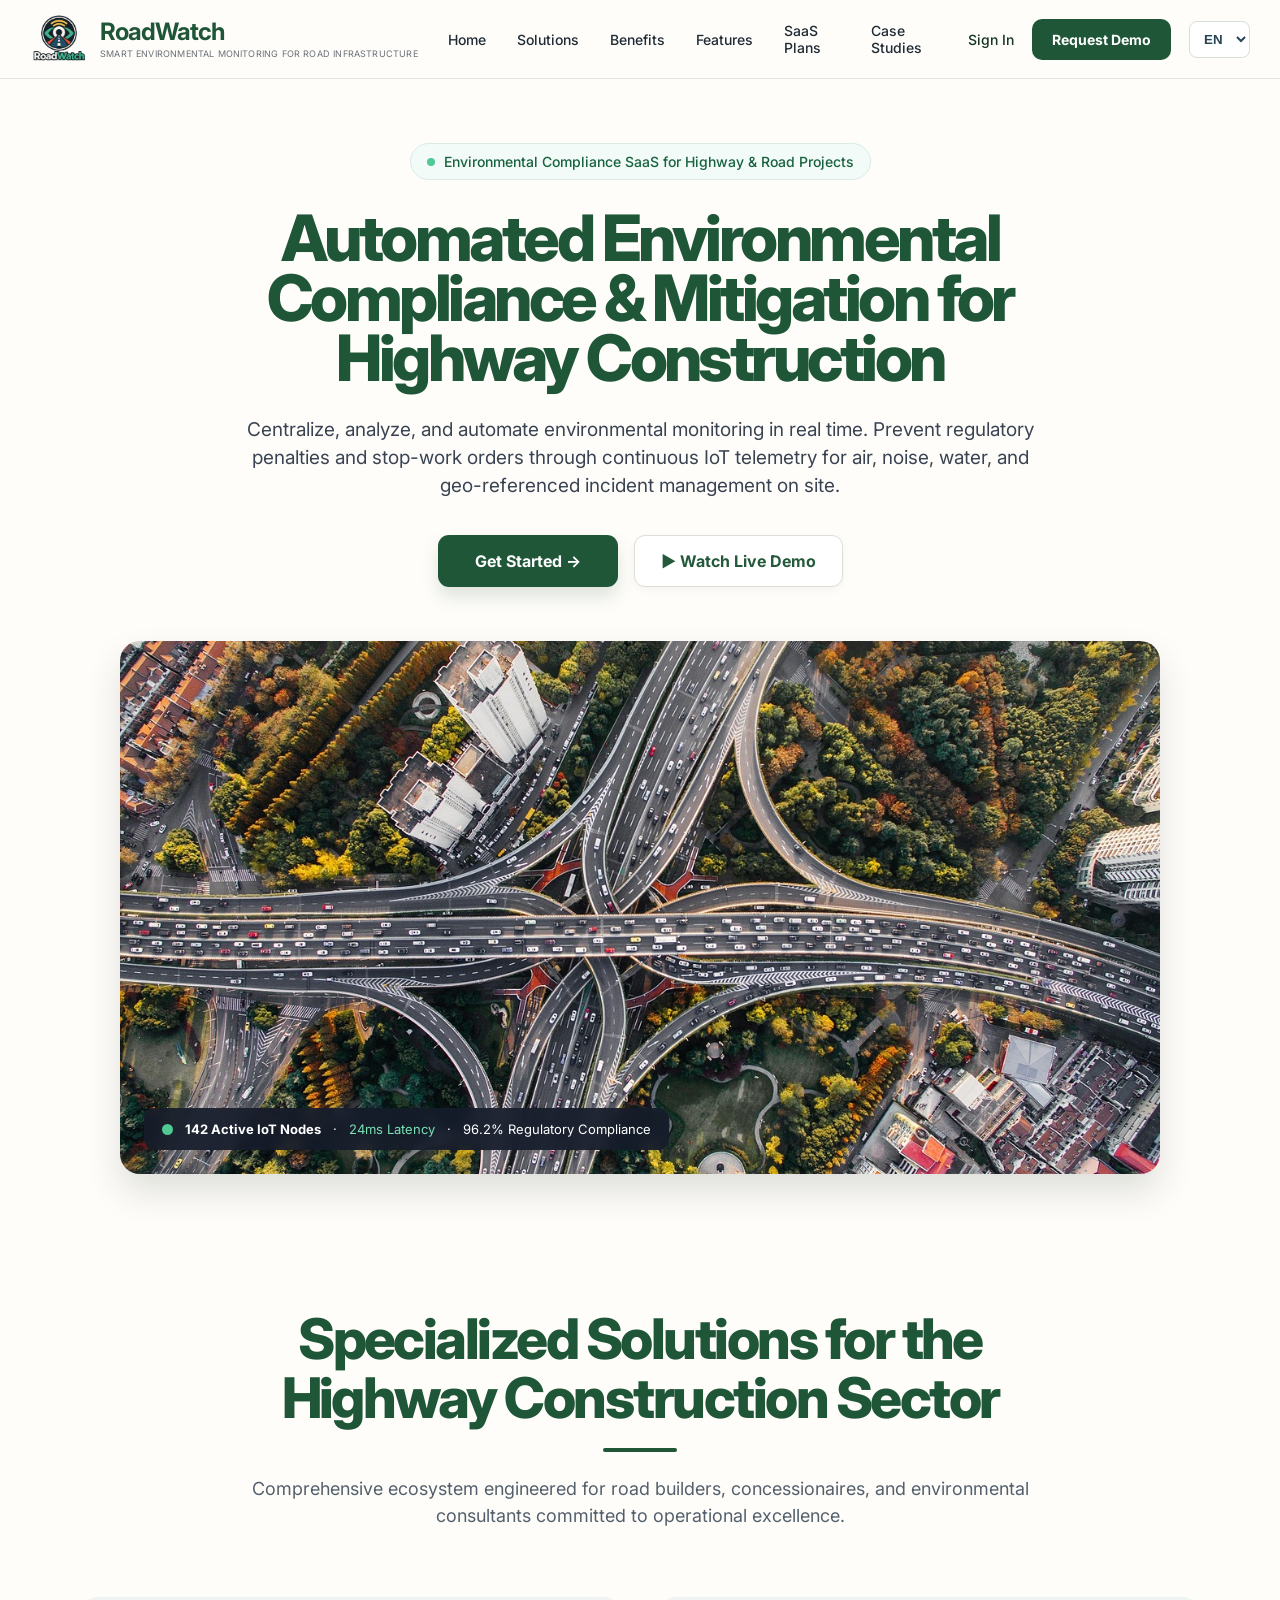
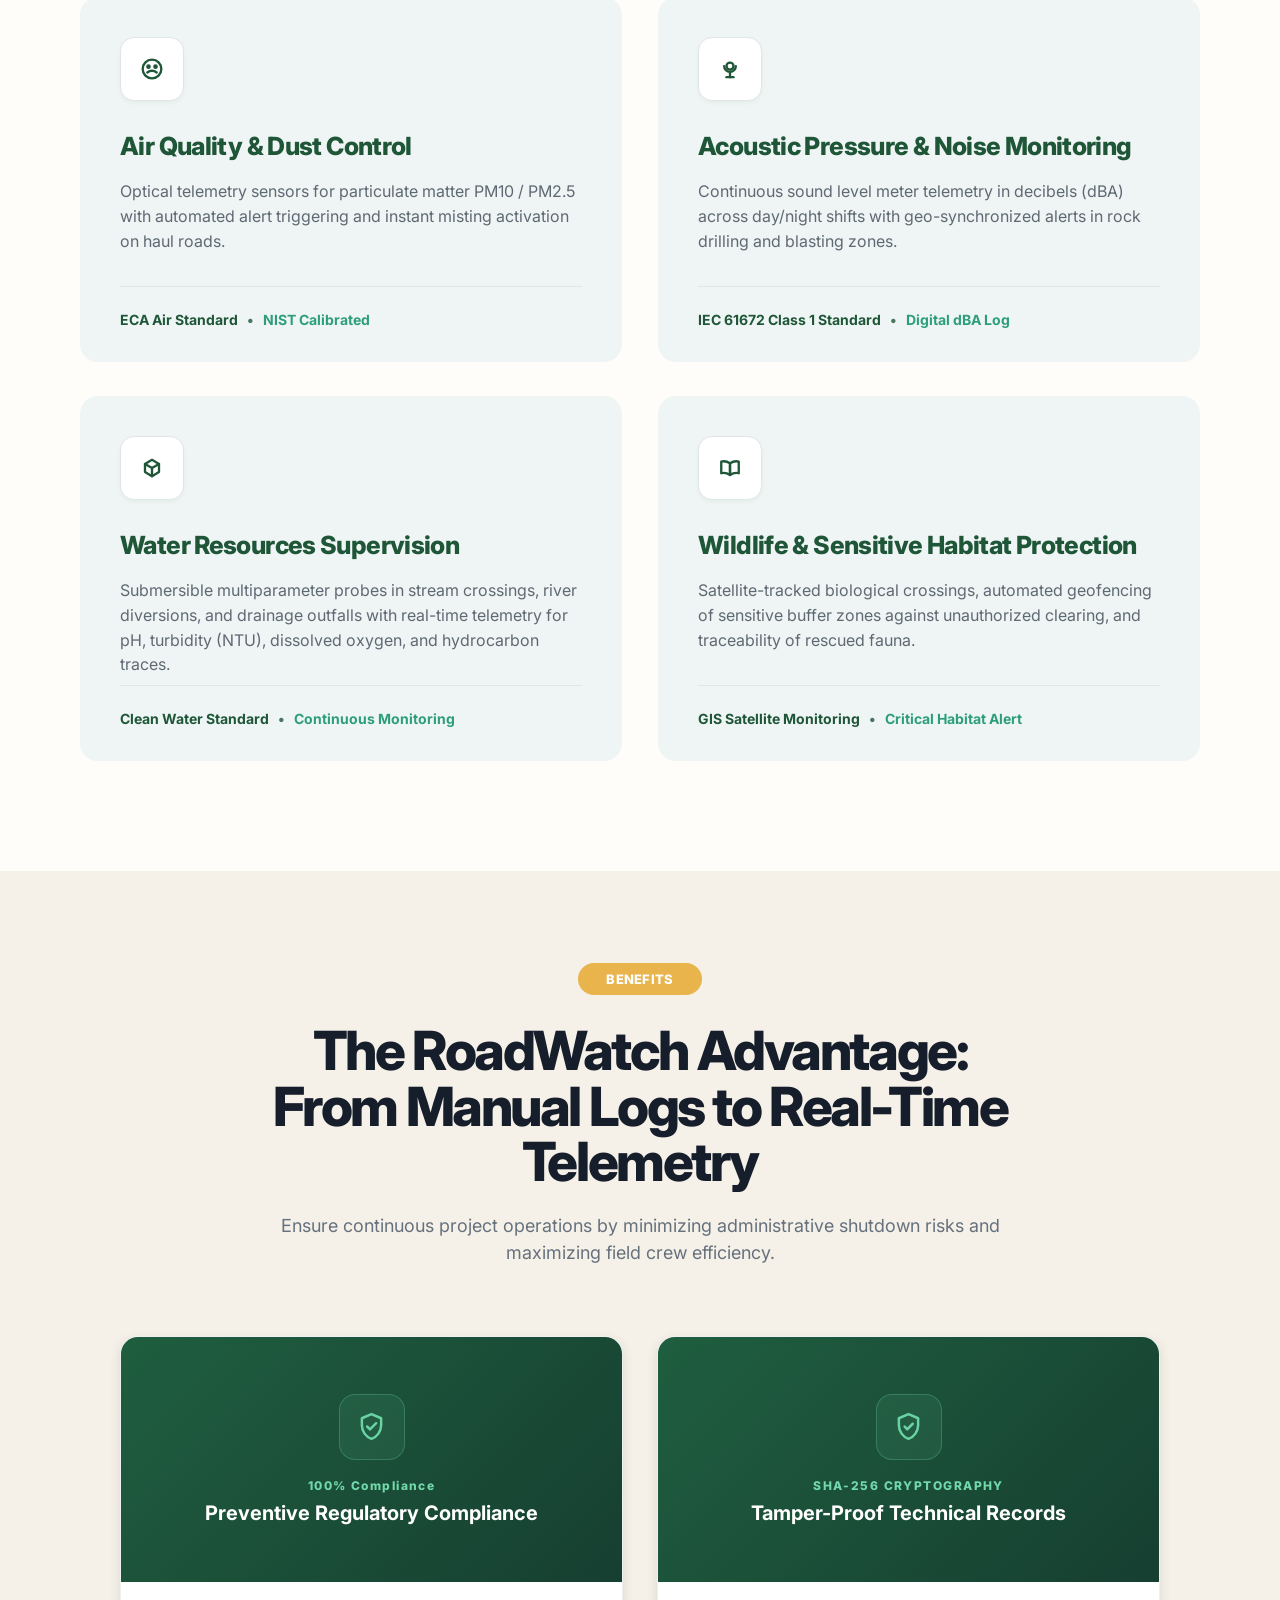
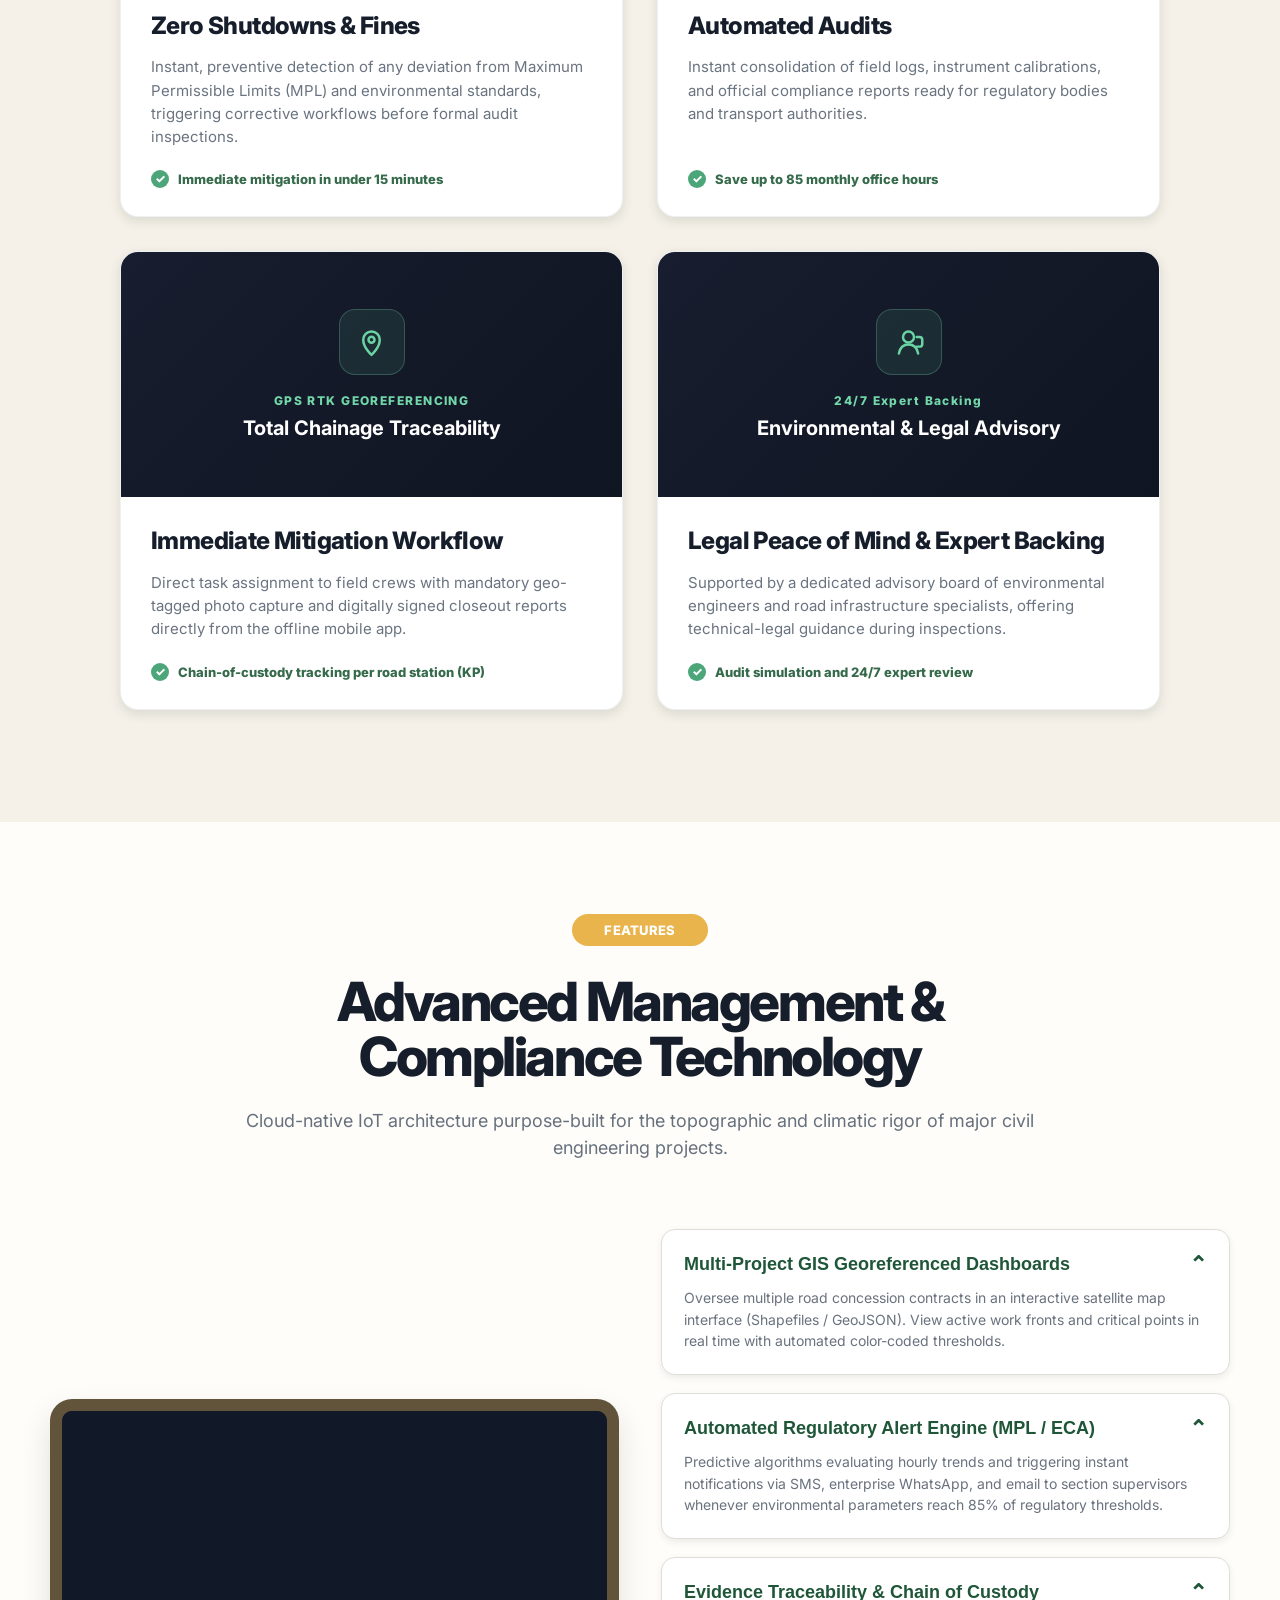
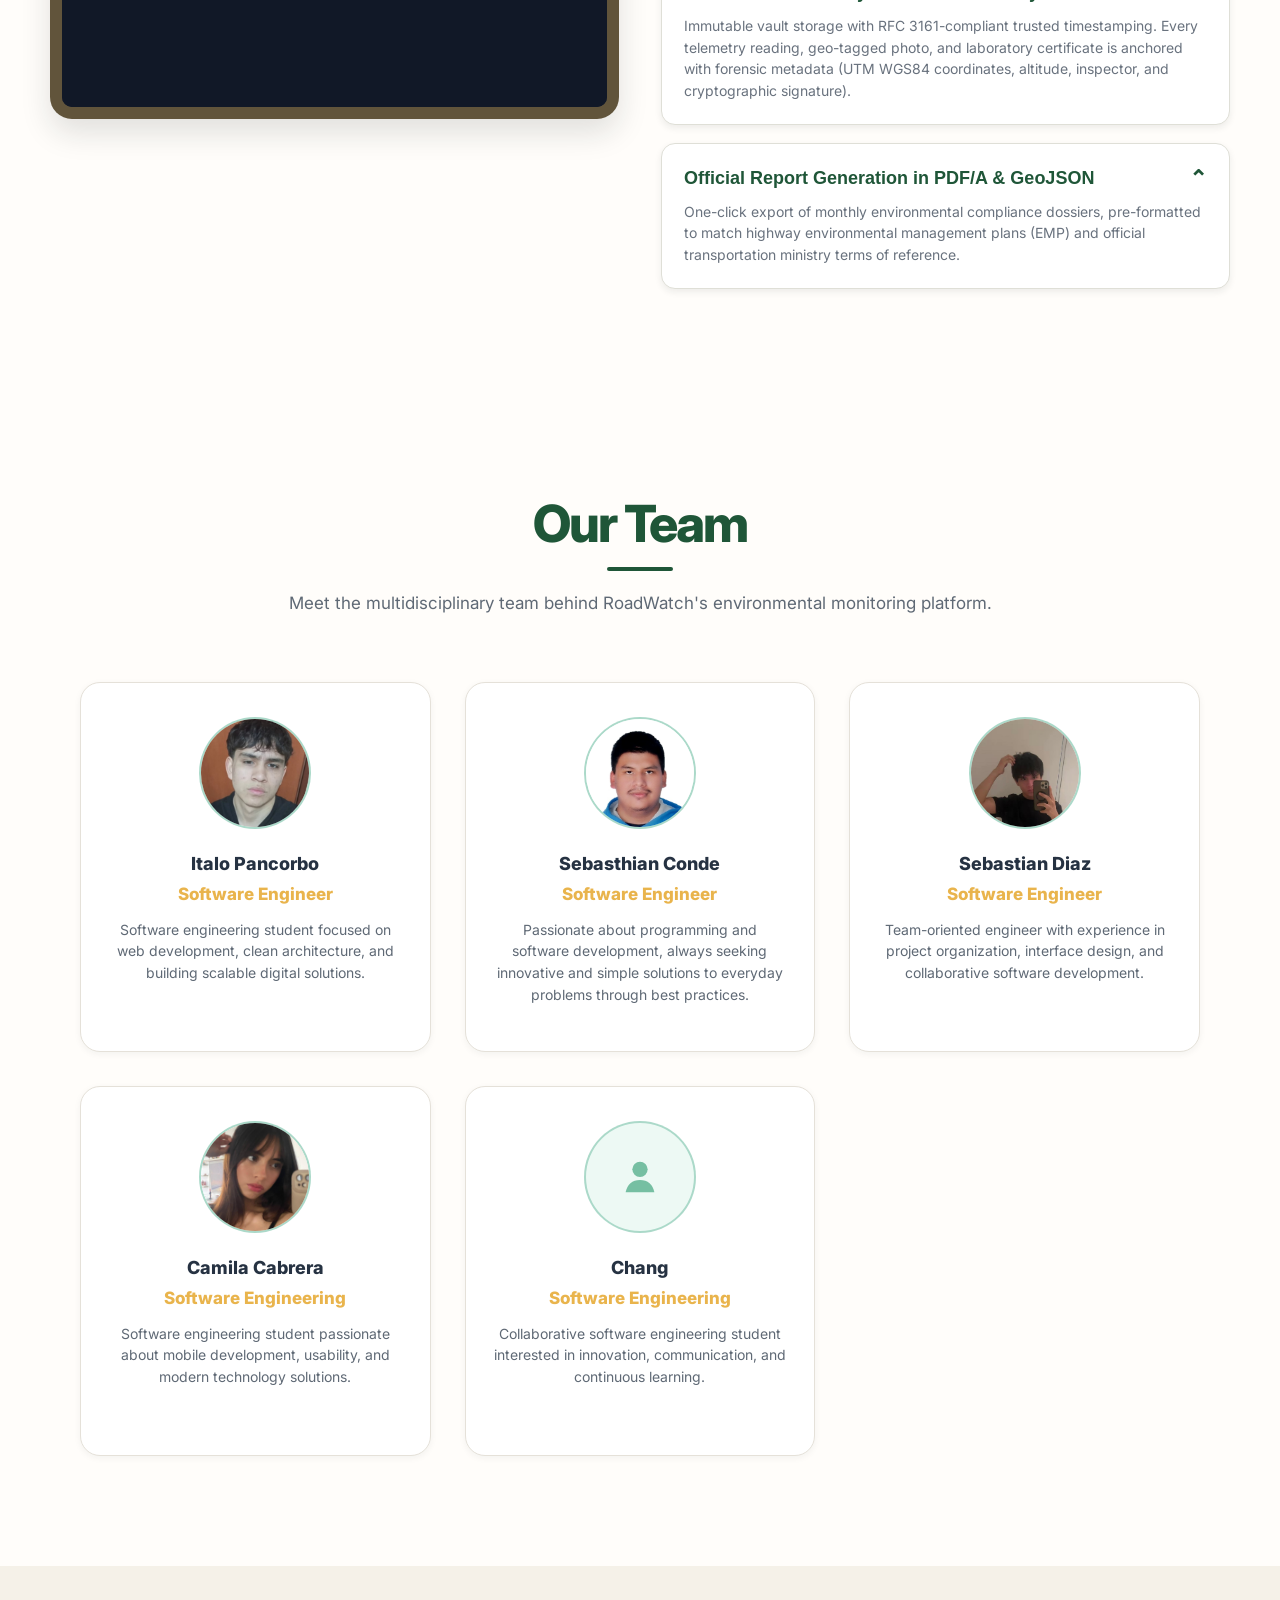
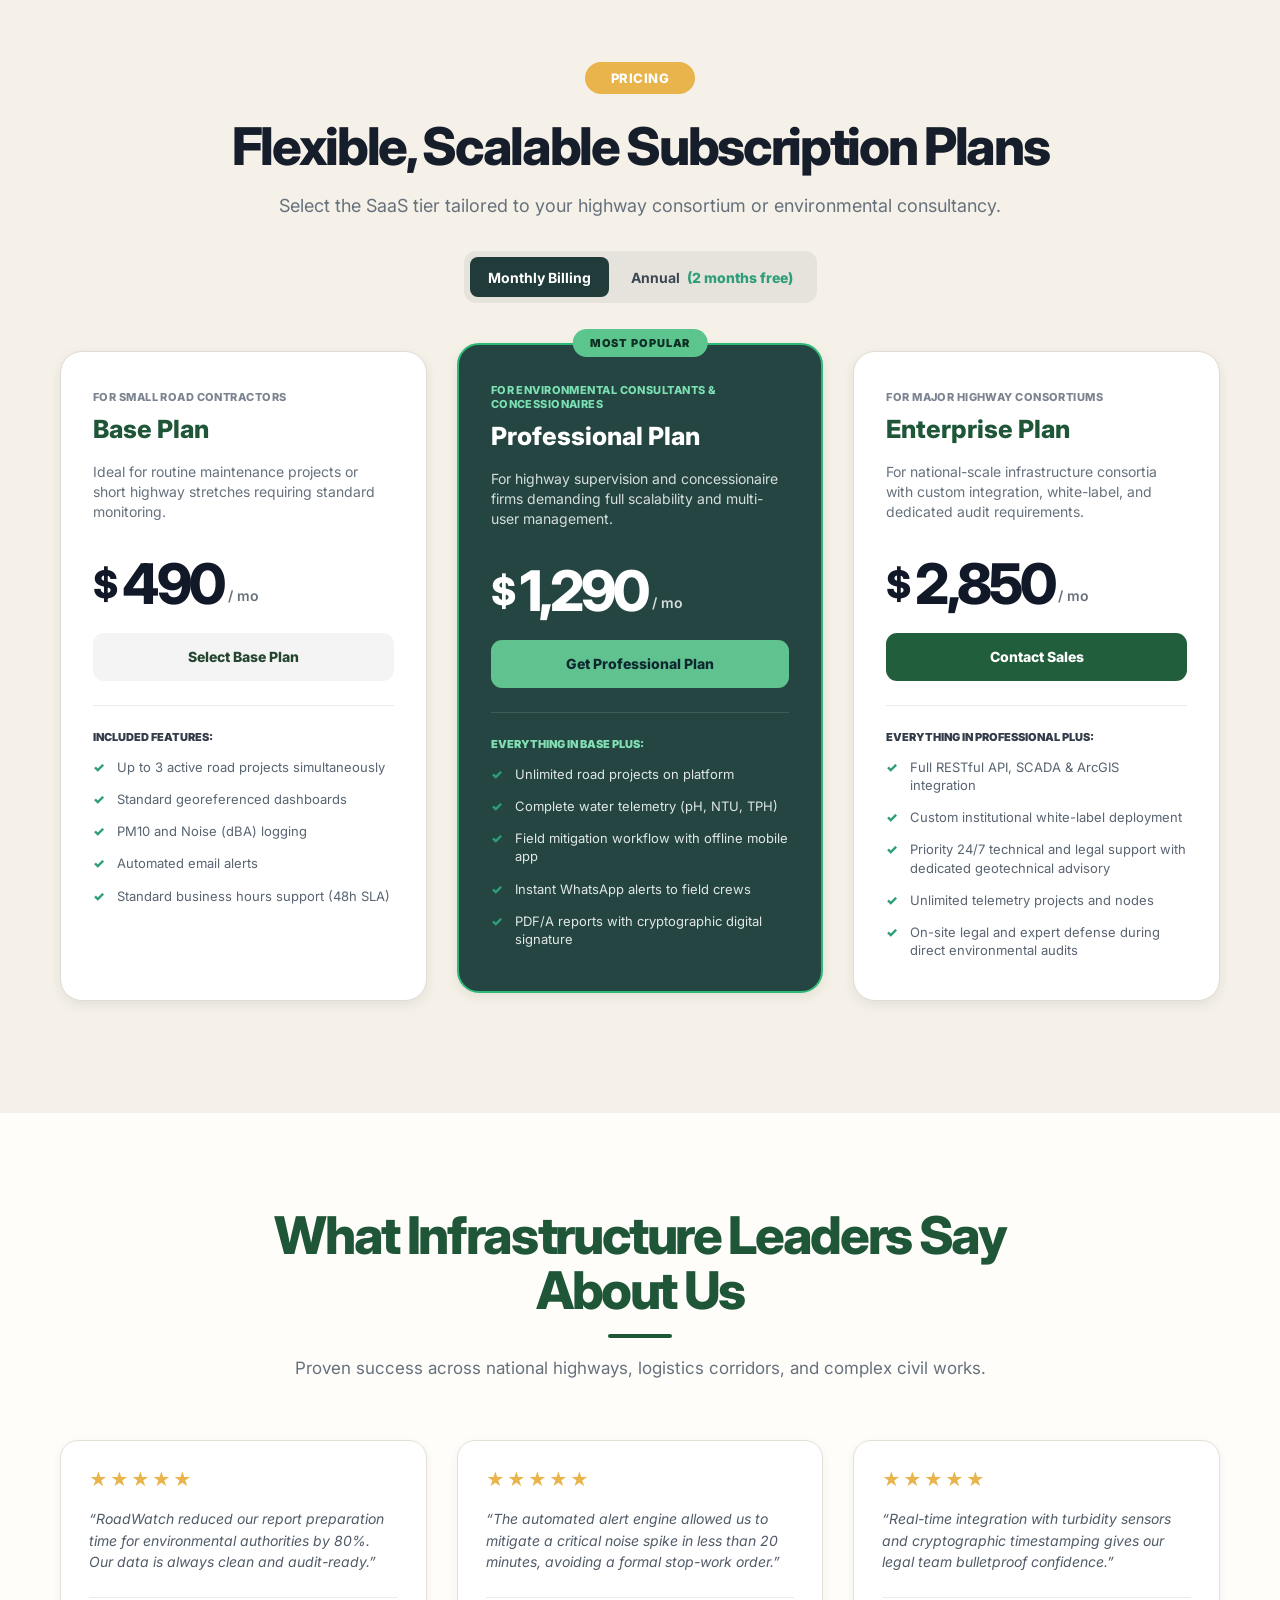
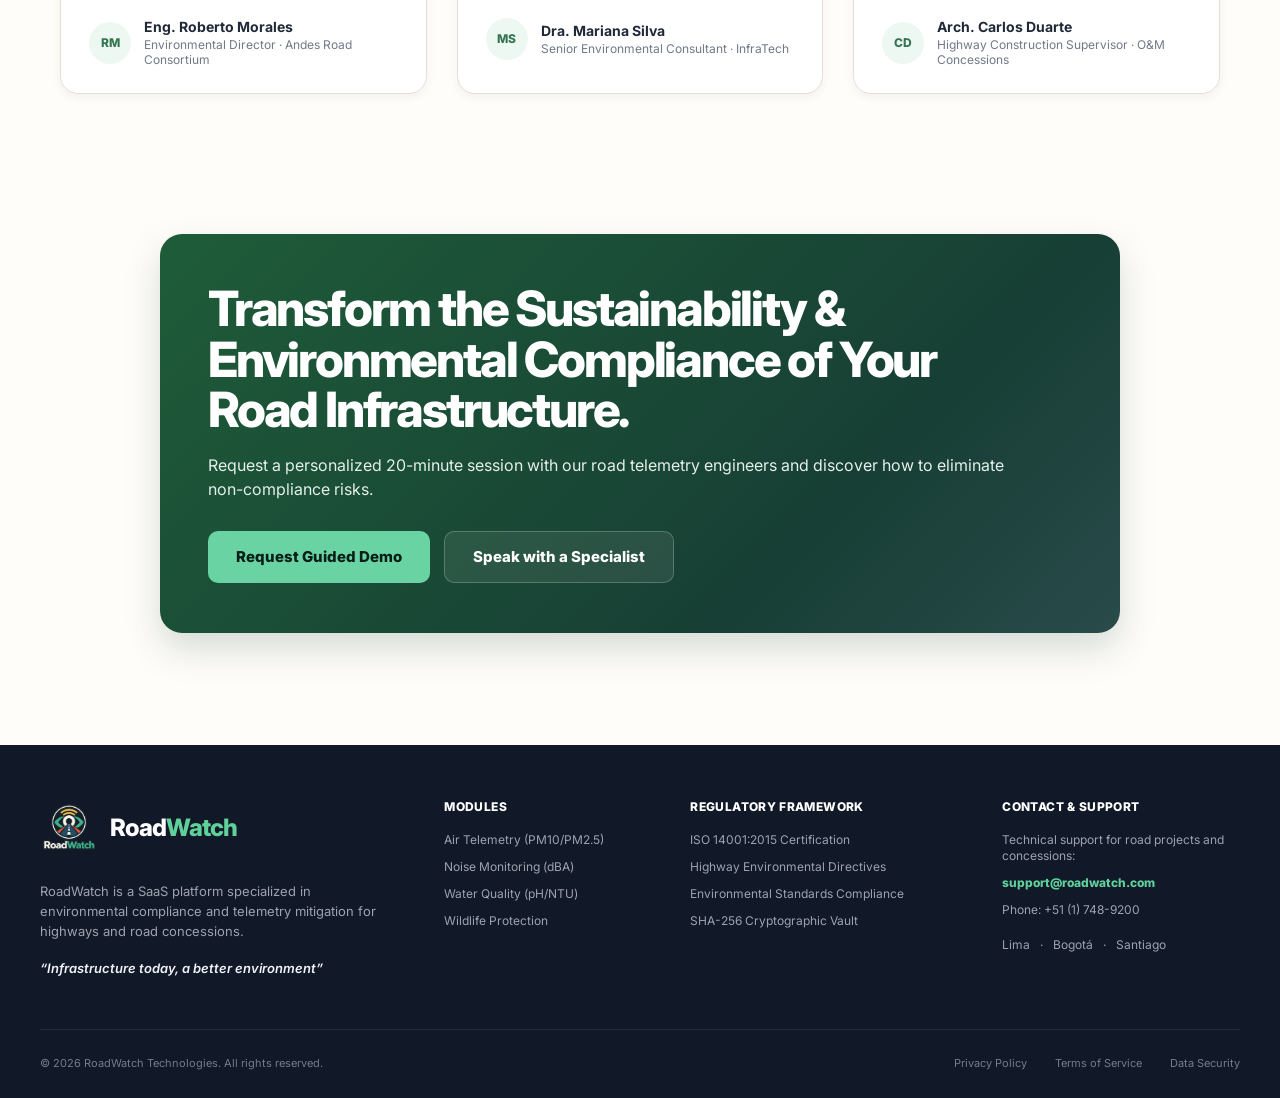
<file: index.html>
<!DOCTYPE html>
<html lang="en">
<head>
  <meta charset="UTF-8">
  <meta name="viewport" content="width=device-width, initial-scale=1.0">

  <meta
    name="description"
    content="RoadWatch - Automated environmental compliance and mitigation for highway construction."
  >

  <title>RoadWatch | Environmental Compliance</title>

  <link rel="preconnect" href="https://fonts.googleapis.com">
  <link rel="preconnect" href="https://fonts.gstatic.com" crossorigin>

  <link
    href="https://fonts.googleapis.com/css2?family=Inter:wght@400;500;600;700;800&display=swap"
    rel="stylesheet"
  >

  <link rel="stylesheet" href="css/styles.css">
</head>

<body>

  <!-- Header -->
  <header class="site-header">
    <div class="header-inner">

      <a href="#home" class="brand" aria-label="RoadWatch home">
        <div class="brand-logo">
  <img src="assets/images/Logo.png" alt="RoadWatch Logo">
</div>
        <div class="brand-text">
          <strong>RoadWatch</strong>
          <span>
            SMART ENVIRONMENTAL MONITORING FOR ROAD INFRASTRUCTURE
          </span>
        </div>
      </a>

      <nav
        class="main-nav"
        id="mainNav"
        aria-label="Main navigation"
      >
        <a href="#home" data-i18n="nav.home">
          Home
        </a>

        <a href="#solutions" data-i18n="nav.solutions">
          Solutions
        </a>

        <a href="#benefits" data-i18n="nav.benefits">
          Benefits
        </a>

        <a href="#features" data-i18n="nav.features">
          Features
        </a>

        <a href="#plans" data-i18n="nav.plans">
          SaaS Plans
        </a>

        <a href="#case-studies" data-i18n="nav.cases">
          Case Studies
        </a>
      </nav>

      <div class="header-actions">

        <a
          href="#signin"
          class="signin-link"
          data-i18n="nav.signin"
        >
          Sign In
        </a>

        <a
          href="#demo"
          class="demo-btn"
          data-i18n="nav.demo"
        >
          Request Demo
        </a>

        <select
          id="languageSelect"
          class="lang-select"
          aria-label="Language"
        >
          <option value="en">
            EN
          </option>

          <option value="es">
            ES
          </option>
        </select>

        <button
          class="menu-toggle"
          id="menuToggle"
          aria-label="Open menu"
          aria-expanded="false"
        >
          ☰
        </button>

      </div>
    </div>
  </header>

  <main>

  <!-- Header will be added in feature/header -->

  <main>
    <!-- Hero -->
<section class="hero" id="home">
  <div class="hero-content">

    <div class="eyebrow">
      <span class="dot"></span>

      <span data-i18n="hero.eyebrow">
        Environmental Compliance SaaS for Highway & Road Projects
      </span>
    </div>

    <h1 data-i18n="hero.title">
      Automated Environmental Compliance & Mitigation for Highway Construction
    </h1>

    <p class="hero-description" data-i18n="hero.description">
      Centralize, analyze, and automate environmental monitoring in real time.
      Prevent regulatory penalties and stop-work orders through continuous IoT
      telemetry for air, noise, water, and geo-referenced incident management
      on site.
    </p>

    <div class="hero-actions">
      <a
        href="#solutions"
        class="btn btn-primary"
        data-i18n="hero.getStarted"
      >
        Get Started →
      </a>

      <a
        href="#demo"
        class="btn btn-secondary"
        data-i18n="hero.watchDemo"
      >
        ▶ Watch Live Demo
      </a>
    </div>

    <figure class="hero-image">
      <img
        src="assets/images/roadwatch-hero.jpg"
        alt="Highway construction in a mountain landscape"
      >

      <figcaption class="hero-status">
        <span class="status-dot"></span>

        <strong data-i18n="hero.nodes">
          142 Active IoT Nodes
        </strong>

        <span>·</span>

        <span class="accent-text" data-i18n="hero.latency">
          24ms Latency
        </span>

        <span>·</span>

        <span data-i18n="hero.compliance">
          96.2% Regulatory Compliance
        </span>
      </figcaption>
    </figure>

  </div>
</section>
    <!-- Solutions -->
<section class="solutions-section" id="solutions">
  <div class="solutions-container">

    <div class="solutions-heading">
      <h2 data-i18n="solutions.title">
        Specialized Solutions for the Highway Construction Sector
      </h2>

      <div class="heading-divider" aria-hidden="true"></div>

      <p data-i18n="solutions.subtitle">
        Comprehensive ecosystem engineered for road builders,
        concessionaires, and environmental consultants committed
        to operational excellence.
      </p>
    </div>

    <div class="solutions-grid">

      <article class="solution-card">
        <div class="solution-icon" aria-hidden="true">
          <svg viewBox="0 0 24 24">
            <circle cx="12" cy="12" r="8"></circle>
            <circle cx="9" cy="10" r="1"></circle>
            <circle cx="15" cy="10" r="1"></circle>
            <path d="M8 15c1.2-1 2.6-1.5 4-1.5s2.8.5 4 1.5"></path>
          </svg>
        </div>

        <h3 data-i18n="solutions.air.title">
          Air Quality & Dust Control
        </h3>

        <p data-i18n="solutions.air.description">
          Optical telemetry sensors for particulate matter PM10 / PM2.5
          with automated alert triggering and instant misting activation
          on haul roads.
        </p>

        <div class="solution-meta">
          <span data-i18n="solutions.air.meta1">
            ECA Air Standard
          </span>

          <span class="meta-dot">•</span>

          <span class="meta-accent" data-i18n="solutions.air.meta2">
            NIST Calibrated
          </span>
        </div>
      </article>

      <article class="solution-card">
        <div class="solution-icon" aria-hidden="true">
          <svg viewBox="0 0 24 24">
            <path d="M7 9.5c0 2.8 2.2 5 5 5s5-2.2 5-5"></path>
            <path d="M9 9.5a3 3 0 0 1 6 0c0 1.7-1.3 3-3 3s-3-1.3-3-3Z"></path>
            <path d="M12 14.5V19"></path>
            <path d="M9 19h6"></path>
          </svg>
        </div>

        <h3 data-i18n="solutions.noise.title">
          Acoustic Pressure & Noise Monitoring
        </h3>

        <p data-i18n="solutions.noise.description">
          Continuous sound level meter telemetry in decibels (dBA)
          across day/night shifts with geo-synchronized alerts in
          rock drilling and blasting zones.
        </p>

        <div class="solution-meta">
          <span data-i18n="solutions.noise.meta1">
            IEC 61672 Class 1 Standard
          </span>

          <span class="meta-dot">•</span>

          <span class="meta-accent" data-i18n="solutions.noise.meta2">
            Digital dBA Log
          </span>
        </div>
      </article>

      <article class="solution-card">
        <div class="solution-icon" aria-hidden="true">
          <svg viewBox="0 0 24 24">
            <path d="M6 8.5 12 5l6 3.5v7L12 19l-6-3.5v-7Z"></path>
            <path d="M6 8.5 12 12l6-3.5"></path>
            <path d="M12 12v7"></path>
          </svg>
        </div>

        <h3 data-i18n="solutions.water.title">
          Water Resources Supervision
        </h3>

        <p data-i18n="solutions.water.description">
          Submersible multiparameter probes in stream crossings,
          river diversions, and drainage outfalls with real-time
          telemetry for pH, turbidity (NTU), dissolved oxygen,
          and hydrocarbon traces.
        </p>

        <div class="solution-meta">
          <span data-i18n="solutions.water.meta1">
            Clean Water Standard
          </span>

          <span class="meta-dot">•</span>

          <span class="meta-accent" data-i18n="solutions.water.meta2">
            Continuous Monitoring
          </span>
        </div>
      </article>

      <article class="solution-card">
        <div class="solution-icon" aria-hidden="true">
          <svg viewBox="0 0 24 24">
            <path d="M4.5 6.5c2.5-.7 5-.2 7.5 1.5v10c-2.5-1.7-5-2.2-7.5-1.5v-10Z"></path>
            <path d="M19.5 6.5c-2.5-.7-5-.2-7.5 1.5v10c2.5-1.7 5-2.2 7.5-1.5v-10Z"></path>
          </svg>
        </div>

        <h3 data-i18n="solutions.wildlife.title">
          Wildlife & Sensitive Habitat Protection
        </h3>

        <p data-i18n="solutions.wildlife.description">
          Satellite-tracked biological crossings, automated geofencing
          of sensitive buffer zones against unauthorized clearing,
          and traceability of rescued fauna.
        </p>

        <div class="solution-meta">
          <span data-i18n="solutions.wildlife.meta1">
            GIS Satellite Monitoring
          </span>

          <span class="meta-dot">•</span>

          <span class="meta-accent" data-i18n="solutions.wildlife.meta2">
            Critical Habitat Alert
          </span>
        </div>
      </article>

    </div>
  </div>
</section>
    <!-- Benefits -->
<section class="benefits-section" id="benefits">
  <div class="benefits-container">

    <div class="benefits-heading">
      <span class="benefits-pill" data-i18n="benefits.kicker">
        BENEFITS
      </span>

      <h2 data-i18n="benefits.title">
        The RoadWatch Advantage: From Manual Logs to Real-Time Telemetry
      </h2>

      <p data-i18n="benefits.subtitle">
        Ensure continuous project operations by minimizing administrative
        shutdown risks and maximizing field crew efficiency.
      </p>
    </div>

    <div class="benefits-grid">
<!-- Benefit 1 -->
<article class="benefit-card">

  <div class="benefit-feature-panel benefit-feature-panel--green">

    <div class="feature-icon">
      <svg viewBox="0 0 24 24" aria-hidden="true">
        <path d="M12 3l7 3v5c0 4.6-2.9 8.6-7 10-4.1-1.4-7-5.4-7-10V6l7-3Z"></path>
        <path d="m8.8 12 2.1 2.1 4.5-4.5"></path>
      </svg>
    </div>

    <span
      class="feature-kicker"
      data-i18n="benefits.shutdowns.badge"
    >
      100% COMPLIANCE
    </span>

    <strong>
      Preventive Regulatory Compliance
    </strong>

  </div>

  <div class="benefit-content">

    <h3 data-i18n="benefits.shutdowns.title">
      Zero Shutdowns & Fines
    </h3>

    <p data-i18n="benefits.shutdowns.description">
      Instant, preventive detection of any deviation from Maximum
      Permissible Limits (MPL) and environmental standards,
      triggering corrective workflows before formal audit inspections.
    </p>

    <div class="benefit-proof">
      <span class="check-icon">✓</span>

      <span data-i18n="benefits.shutdowns.proof">
        Immediate mitigation in under 15 minutes
      </span>
    </div>

  </div>
</article>

      <!-- Benefit 2 -->
      <article class="benefit-card">

        <div class="benefit-feature-panel benefit-feature-panel--green">

          <div class="feature-icon">
            <svg viewBox="0 0 24 24" aria-hidden="true">
              <path d="M12 3l7 3v5c0 4.6-2.9 8.6-7 10-4.1-1.4-7-5.4-7-10V6l7-3Z"></path>
              <path d="m9.2 12.1 1.9 1.9 4-4"></path>
            </svg>
          </div>

          <span
            class="feature-kicker"
            data-i18n="benefits.audits.kicker"
          >
            SHA-256 CRYPTOGRAPHY
          </span>

          <strong data-i18n="benefits.audits.panelTitle">
            Tamper-Proof Technical Records
          </strong>

        </div>

        <div class="benefit-content">

          <h3 data-i18n="benefits.audits.title">
            Automated Audits
          </h3>

          <p data-i18n="benefits.audits.description">
            Instant consolidation of field logs, instrument calibrations,
            and official compliance reports ready for regulatory bodies
            and transport authorities.
          </p>

          <div class="benefit-proof">
            <span class="check-icon">✓</span>

            <span data-i18n="benefits.audits.proof">
              Save up to 85 monthly office hours
            </span>
          </div>

        </div>
      </article>

      <!-- Benefit 3 -->
      <article class="benefit-card">

        <div class="benefit-feature-panel benefit-feature-panel--navy">

          <div class="feature-icon">
            <svg viewBox="0 0 24 24" aria-hidden="true">
              <path d="M12 21s6-5.1 6-11a6 6 0 1 0-12 0c0 5.9 6 11 6 11Z"></path>
              <circle cx="12" cy="10" r="2.2"></circle>
            </svg>
          </div>

          <span
            class="feature-kicker"
            data-i18n="benefits.workflow.kicker"
          >
            GPS RTK GEOREFERENCING
          </span>

          <strong data-i18n="benefits.workflow.panelTitle">
            Total Chainage Traceability
          </strong>

        </div>

        <div class="benefit-content">

          <h3 data-i18n="benefits.workflow.title">
            Immediate Mitigation Workflow
          </h3>

          <p data-i18n="benefits.workflow.description">
            Direct task assignment to field crews with mandatory geo-tagged
            photo capture and digitally signed closeout reports directly
            from the offline mobile app.
          </p>

          <div class="benefit-proof">
            <span class="check-icon">✓</span>

            <span data-i18n="benefits.workflow.proof">
              Chain-of-custody tracking per road station (KP)
            </span>
          </div>

        </div>
      </article>
<!-- Benefit 4 -->
<article class="benefit-card">

  <div class="benefit-feature-panel benefit-feature-panel--expert">

    <div class="feature-icon">
      <svg viewBox="0 0 24 24" aria-hidden="true">
        <circle cx="12" cy="8" r="4"></circle>
        <path d="M5 20c.8-4.1 3.3-6.5 7-6.5s6.2 2.4 7 6.5"></path>
        <path d="M18 8h2a2 2 0 0 1 2 2v3a2 2 0 0 1-2 2h-2"></path>
      </svg>
    </div>

    <span
      class="feature-kicker"
      data-i18n="benefits.experts.badge"
    >
      24/7 EXPERT BACKING
    </span>

    <strong>
      Environmental & Legal Advisory
    </strong>

  </div>

  <div class="benefit-content">

    <h3 data-i18n="benefits.experts.title">
      Legal Peace of Mind & Expert Backing
    </h3>

    <p data-i18n="benefits.experts.description">
      Supported by a dedicated advisory board of environmental
      engineers and road infrastructure specialists, offering
      technical-legal guidance during inspections.
    </p>

    <div class="benefit-proof">
      <span class="check-icon">✓</span>

      <span data-i18n="benefits.experts.proof">
        Audit simulation and 24/7 expert review
      </span>
    </div>

  </div>
</article>

    </div>
  </div>
</section>
   <!-- Features -->
<section class="features-section" id="features">
  <div class="features-container">

    <div class="features-heading">
      <span class="features-pill" data-i18n="features.kicker">
        FEATURES
      </span>

      <h2 data-i18n="features.title">
        Advanced Management & Compliance Technology
      </h2>

      <p data-i18n="features.subtitle">
        Cloud-native IoT architecture purpose-built for the topographic
        and climatic rigor of major civil engineering projects.
      </p>
    </div>

    <div class="features-layout">

      <div class="video-card">
        <div class="video-frame">

          <iframe
            id="youtubePlayer"
            src=""
            title="RoadWatch YouTube video"
            data-i18n-title="features.videoTitle"
            loading="lazy"
            referrerpolicy="strict-origin-when-cross-origin"
            allow="accelerometer; autoplay; clipboard-write; encrypted-media; gyroscope; picture-in-picture; web-share"
            allowfullscreen
          >
          </iframe>

          <div class="video-placeholder" id="videoPlaceholder">

            <div class="live-label">
              <span class="live-dot"></span>

              <span data-i18n="features.liveLabel">
                Live Stream: Segment 3B Pan-American Highway
              </span>
            </div>

            <div class="play-button" aria-hidden="true">
              ▶
            </div>

            <div class="video-footer">
              <span data-i18n="features.connectivity">
                Connectivity: LoRaWAN + 4G/LTE
              </span>

              <strong>
                API RESTful v2.4 Active
              </strong>
            </div>

          </div>
        </div>
      </div>

      <div class="features-accordion">

        <article class="feature-accordion-item open">
          <button
            class="feature-accordion-header"
            type="button"
            aria-expanded="true"
          >
            <span data-i18n="features.item1.title">
              Multi-Project GIS Georeferenced Dashboards
            </span>

            <span class="accordion-chevron">
              ⌃
            </span>
          </button>

          <div class="feature-accordion-body">
            <p data-i18n="features.item1.description">
              Oversee multiple road concession contracts in an interactive
              satellite map interface (Shapefiles / GeoJSON). View active
              work fronts and critical points in real time with automated
              color-coded thresholds.
            </p>
          </div>
        </article>

        <article class="feature-accordion-item open">
          <button
            class="feature-accordion-header"
            type="button"
            aria-expanded="true"
          >
            <span data-i18n="features.item2.title">
              Automated Regulatory Alert Engine (MPL / ECA)
            </span>

            <span class="accordion-chevron">
              ⌃
            </span>
          </button>

          <div class="feature-accordion-body">
            <p data-i18n="features.item2.description">
              Predictive algorithms evaluating hourly trends and triggering
              instant notifications via SMS, enterprise WhatsApp, and email
              to section supervisors whenever environmental parameters
              reach 85% of regulatory thresholds.
            </p>
          </div>
        </article>

        <article class="feature-accordion-item open">
          <button
            class="feature-accordion-header"
            type="button"
            aria-expanded="true"
          >
            <span data-i18n="features.item3.title">
              Evidence Traceability & Chain of Custody
            </span>

            <span class="accordion-chevron">
              ⌃
            </span>
          </button>

          <div class="feature-accordion-body">
            <p data-i18n="features.item3.description">
              Immutable vault storage with RFC 3161-compliant trusted
              timestamping. Every telemetry reading, geo-tagged photo,
              and laboratory certificate is anchored with forensic metadata.
            </p>
          </div>
        </article>

        <article class="feature-accordion-item open">
          <button
            class="feature-accordion-header"
            type="button"
            aria-expanded="true"
          >
            <span data-i18n="features.item4.title">
              Official Report Generation in PDF/A & GeoJSON
            </span>

            <span class="accordion-chevron">
              ⌃
            </span>
          </button>

          <div class="feature-accordion-body">
            <p data-i18n="features.item4.description">
              One-click export of monthly environmental compliance dossiers,
              pre-formatted to match highway environmental management plans
              and official transportation ministry terms of reference.
            </p>
          </div>
        </article>

      </div>
    </div>
  </div>
</section>
   <!-- Team -->
<section class="team-section" id="team">
  <div class="team-container">

    <div class="team-heading">
      <h2 data-i18n="team.title">
        Our Team
      </h2>

      <div class="team-divider" aria-hidden="true"></div>

      <p data-i18n="team.subtitle">
        Meet the multidisciplinary team behind RoadWatch's environmental monitoring platform.
      </p>
    </div>

    <div class="team-grid">

      <article class="team-card">
        <div class="team-avatar team-avatar--placeholder" aria-hidden="true">
          <img src="assets/images/team/Italo.1.jpeg" alt="Italo Pancorbo">
        </div>

        <h3 data-i18n="team.member1.name">
          Italo Pancorbo
        </h3>

        <span class="team-role" data-i18n="team.member1.role">
          Software Engineer
        </span>

        <p data-i18n="team.member1.bio">
          Software engineering student focused on web development,
          clean architecture, and building scalable digital solutions.
        </p>
      </article>

      <article class="team-card">
        <div class="team-avatar team-avatar--placeholder" aria-hidden="true">
          <img src="assets/images/team/Sebasthian.png" alt="Sebasthian Conde">
        </div>

        <h3 data-i18n="team.member2.name">
          Sebasthian Conde
        </h3>

        <span class="team-role" data-i18n="team.member2.role">
          Software Engineer
        </span>

        <p data-i18n="team.member2.bio">
          Passionate about programming and software development, always seeking innovative and simple solutions to everyday problems through best practices.
        </p>
      </article>

      <article class="team-card">
         <div class="team-avatar team-avatar--placeholder" aria-hidden="true">
          <img src="assets/images/team/Diaz.jpg" alt="Sebastián Díaz photo">
        </div>

        <h3 data-i18n="team.member3.name">
          Sebastián Díaz
        </h3>

        <span class="team-role" data-i18n="team.member3.role">
          Software Engineer
        </span>

        <p data-i18n="team.member3.bio">
          Team-oriented engineer with experience in project organization,
          interface design, and collaborative software development.
        </p>
      </article>

      <article class="team-card">
        <div class="team-avatar team-avatar--placeholder" aria-hidden="true">
          <img src="assets/images/team/cabrera-camila.png" alt="Camila Cabrera photo">
        </div>

        <h3 data-i18n="team.member4.name">
          Camila Cabrera
        </h3>

        <span class="team-role" data-i18n="team.member4.role">
          Software Engineering
        </span>

        <p data-i18n="team.member4.bio">
          Software engineering student passionate about mobile development,
          usability, and modern technology solutions.
        </p>
      </article>

      <article class="team-card">
        <div class="team-avatar team-avatar--placeholder" aria-hidden="true">
          <svg viewBox="0 0 24 24">
            <circle cx="12" cy="8" r="4"></circle>
            <path d="M4.5 20c.7-4.1 3.5-6.5 7.5-6.5s6.8 2.4 7.5 6.5"></path>
          </svg>
        </div>

        <h3 data-i18n="team.member5.name">
          Chang
        </h3>

        <span class="team-role" data-i18n="team.member5.role">
          Software Engineering
        </span>

        <p data-i18n="team.member5.bio">
          Collaborative software engineering student interested in innovation,
          communication, and continuous learning.
        </p>
      </article>

    </div>
  </div>
</section>
   <!-- Pricing -->
<section class="pricing-section" id="plans">
  <div class="pricing-container">

    <div class="pricing-heading">
      <span class="pricing-pill" data-i18n="pricing.kicker">
        PRICING
      </span>

      <h2 data-i18n="pricing.title">
        Flexible, Scalable Subscription Plans
      </h2>

      <p data-i18n="pricing.subtitle">
        Select the SaaS tier tailored to your highway consortium
        or environmental consultancy.
      </p>
    </div>

    <div class="billing-toggle">
      <button
        class="billing-btn active"
        type="button"
        data-billing="monthly"
        data-i18n="pricing.monthly"
      >
        Monthly Billing
      </button>

      <button
        class="billing-btn"
        type="button"
        data-billing="annual"
      >
        <span data-i18n="pricing.annual">
          Annual
        </span>

        <span class="billing-free" data-i18n="pricing.free">
          2 months free
        </span>
      </button>
    </div>

    <div class="pricing-grid">

      <!-- Base Plan -->
      <article class="pricing-card">

        <span class="plan-audience" data-i18n="pricing.base.audience">
          FOR SMALL ROAD CONTRACTORS
        </span>

        <h3 data-i18n="pricing.base.name">
          Base Plan
        </h3>

        <p class="plan-description" data-i18n="pricing.base.description">
          Ideal for routine maintenance projects or short highway
          stretches requiring standard monitoring.
        </p>

        <div class="plan-price">
          <span class="currency">$</span>

          <span
            class="price-value"
            data-monthly="490"
            data-annual="408"
          >
            490
          </span>

          <span class="price-period" data-i18n="pricing.perMonth">
            / mo
          </span>
        </div>

        <a
          href="#contact"
          class="plan-btn plan-btn--light"
          data-i18n="pricing.base.cta"
        >
          Select Base Plan
        </a>

        <div class="plan-divider"></div>

        <span class="features-label" data-i18n="pricing.included">
          INCLUDED FEATURES:
        </span>

        <ul class="plan-features">
          <li data-i18n="pricing.base.f1">
            Up to 3 active road projects simultaneously
          </li>

          <li data-i18n="pricing.base.f2">
            Standard georeferenced dashboards
          </li>

          <li data-i18n="pricing.base.f3">
            PM10 and Noise (dBA) logging
          </li>

          <li data-i18n="pricing.base.f4">
            Automated email alerts
          </li>

          <li data-i18n="pricing.base.f5">
            Standard business hours support (48h SLA)
          </li>
        </ul>

      </article>

      <!-- Professional Plan -->
      <article class="pricing-card pricing-card--featured">

        <span class="popular-badge" data-i18n="pricing.popular">
          MOST POPULAR
        </span>

        <span class="plan-audience" data-i18n="pricing.pro.audience">
          FOR ENVIRONMENTAL CONSULTANTS & CONCESSIONAIRES
        </span>

        <h3 data-i18n="pricing.pro.name">
          Professional Plan
        </h3>

        <p class="plan-description" data-i18n="pricing.pro.description">
          For highway supervision and concessionaire firms demanding
          full scalability and multi-user management.
        </p>

        <div class="plan-price">
          <span class="currency">$</span>

          <span
            class="price-value"
            data-monthly="1290"
            data-annual="1075"
          >
            1,290
          </span>

          <span class="price-period" data-i18n="pricing.perMonth">
            / mo
          </span>
        </div>

        <a
          href="#contact"
          class="plan-btn plan-btn--featured"
          data-i18n="pricing.pro.cta"
        >
          Get Professional Plan
        </a>

        <div class="plan-divider plan-divider--dark"></div>

        <span class="features-label" data-i18n="pricing.basePlus">
          EVERYTHING IN BASE PLUS:
        </span>

        <ul class="plan-features">
          <li data-i18n="pricing.pro.f1">
            Unlimited road projects on platform
          </li>

          <li data-i18n="pricing.pro.f2">
            Complete water telemetry (pH, NTU, TPH)
          </li>

          <li data-i18n="pricing.pro.f3">
            Field mitigation workflow with offline mobile app
          </li>

          <li data-i18n="pricing.pro.f4">
            Instant WhatsApp alerts to field crews
          </li>

          <li data-i18n="pricing.pro.f5">
            PDF/A reports with cryptographic digital signature
          </li>
        </ul>

      </article>

      <!-- Enterprise Plan -->
      <article class="pricing-card">

        <span class="plan-audience" data-i18n="pricing.enterprise.audience">
          FOR MAJOR HIGHWAY CONSORTIUMS
        </span>

        <h3 data-i18n="pricing.enterprise.name">
          Enterprise Plan
        </h3>

        <p class="plan-description" data-i18n="pricing.enterprise.description">
          For national-scale infrastructure consortia with custom
          integration, white-label, and dedicated audit requirements.
        </p>

        <div class="plan-price">
          <span class="currency">$</span>

          <span
            class="price-value"
            data-monthly="2850"
            data-annual="2375"
          >
            2,850
          </span>

          <span class="price-period" data-i18n="pricing.perMonth">
            / mo
          </span>
        </div>

        <a
          href="#contact"
          class="plan-btn plan-btn--dark"
          data-i18n="pricing.enterprise.cta"
        >
          Contact Sales
        </a>

        <div class="plan-divider"></div>

        <span class="features-label" data-i18n="pricing.proPlus">
          EVERYTHING IN PROFESSIONAL PLUS:
        </span>

        <ul class="plan-features">
          <li data-i18n="pricing.enterprise.f1">
            Full RESTful API, SCADA & ArcGIS integration
          </li>

          <li data-i18n="pricing.enterprise.f2">
            Custom institutional white-label deployment
          </li>

          <li data-i18n="pricing.enterprise.f3">
            Priority 24/7 technical and legal support
          </li>

          <li data-i18n="pricing.enterprise.f4">
            Unlimited telemetry projects and nodes
          </li>

          <li data-i18n="pricing.enterprise.f5">
            On-site expert support during environmental audits
          </li>
        </ul>

      </article>

    </div>
  </div>
</section>
   <!-- Testimonials -->
<section class="testimonials-section" id="case-studies">
  <div class="testimonials-container">

    <div class="testimonials-heading">
      <h2 data-i18n="testimonials.title">
        What Infrastructure Leaders Say About Us
      </h2>

      <div class="testimonials-divider" aria-hidden="true"></div>

      <p data-i18n="testimonials.subtitle">
        Proven success across national highways, logistics corridors,
        and complex civil works.
      </p>
    </div>

    <div class="testimonials-grid">

      <!-- Testimonial 1 -->
      <article class="testimonial-card">
        <div class="testimonial-stars" aria-label="5 stars">
          ★★★★★
        </div>

        <blockquote data-i18n="testimonials.card1.quote">
          “RoadWatch reduced our report preparation time for environmental
          authorities by 80%. Our data is always clean and audit-ready.”
        </blockquote>

        <div class="testimonial-separator"></div>

        <div class="testimonial-author">
          <div class="testimonial-avatar">
            RM
          </div>

          <div>
            <strong data-i18n="testimonials.card1.name">
              Eng. Roberto Morales
            </strong>

            <span data-i18n="testimonials.card1.role">
              Environmental Director · Andes Road Consortium
            </span>
          </div>
        </div>
      </article>

      <!-- Testimonial 2 -->
      <article class="testimonial-card">
        <div class="testimonial-stars" aria-label="5 stars">
          ★★★★★
        </div>

        <blockquote data-i18n="testimonials.card2.quote">
          “The automated alert engine allowed us to mitigate a critical
          noise spike in less than 20 minutes, avoiding a formal
          stop-work order.”
        </blockquote>

        <div class="testimonial-separator"></div>

        <div class="testimonial-author">
          <div class="testimonial-avatar">
            MS
          </div>

          <div>
            <strong data-i18n="testimonials.card2.name">
              Dra. Mariana Silva
            </strong>

            <span data-i18n="testimonials.card2.role">
              Senior Environmental Consultant · InfraTech
            </span>
          </div>
        </div>
      </article>

      <!-- Testimonial 3 -->
      <article class="testimonial-card">
        <div class="testimonial-stars" aria-label="5 stars">
          ★★★★★
        </div>

        <blockquote data-i18n="testimonials.card3.quote">
          “Real-time integration with turbidity sensors and cryptographic
          timestamping gives our legal team bulletproof confidence.”
        </blockquote>

        <div class="testimonial-separator"></div>

        <div class="testimonial-author">
          <div class="testimonial-avatar">
            CD
          </div>

          <div>
            <strong data-i18n="testimonials.card3.name">
              Arch. Carlos Duarte
            </strong>

            <span data-i18n="testimonials.card3.role">
              Highway Construction Supervisor · O&amp;M Concessions
            </span>
          </div>
        </div>
      </article>

    </div>

    <!-- CTA -->
    <div class="final-cta" id="contact">

      <h3 data-i18n="cta.title">
        Transform the Sustainability & Environmental Compliance
        of Your Road Infrastructure.
      </h3>

      <p data-i18n="cta.description">
        Request a personalized 20-minute session with our road telemetry
        engineers and discover how to eliminate non-compliance risks.
      </p>

      <div class="final-cta-actions">

        <a
          href="mailto:contact@roadwatch.com"
          class="final-cta-btn final-cta-btn--primary"
          data-i18n="cta.primary"
        >
          Request Guided Demo
        </a>

        <a
          href="mailto:contact@roadwatch.com"
          class="final-cta-btn final-cta-btn--secondary"
          data-i18n="cta.secondary"
        >
          Speak with a Specialist
        </a>

      </div>
    </div>

  </div>
</section>

  </main>

 <!-- Footer -->
<footer class="site-footer">
  <div class="footer-container">

    <div class="footer-top">

      <div class="footer-brand">
        <div class="footer-brand-row">
          <div class="brand-logo">
  <img src="assets/images/Logo.png" alt="RoadWatch Logo">
</div>

          <div class="footer-brand-name">
            Road<span>Watch</span>
          </div>
        </div>

        <p data-i18n="footer.description">
          RoadWatch is a SaaS platform specialized in environmental
          compliance and telemetry mitigation for highways and road concessions.
        </p>

        <em data-i18n="footer.tagline">
          “Infrastructure today, a better environment”
        </em>
      </div>

      <div class="footer-column">
        <h4 data-i18n="footer.modules.title">
          MODULES
        </h4>

        <a href="#solutions" data-i18n="footer.modules.air">
          Air Telemetry (PM10/PM2.5)
        </a>

        <a href="#solutions" data-i18n="footer.modules.noise">
          Noise Monitoring (dBA)
        </a>

        <a href="#solutions" data-i18n="footer.modules.water">
          Water Quality (pH/NTU)
        </a>

        <a href="#solutions" data-i18n="footer.modules.wildlife">
          Wildlife Protection
        </a>
      </div>

      <div class="footer-column">
        <h4 data-i18n="footer.framework.title">
          REGULATORY FRAMEWORK
        </h4>

        <span data-i18n="footer.framework.iso">
          ISO 14001:2015 Certification
        </span>

        <span data-i18n="footer.framework.highway">
          Highway Environmental Directives
        </span>

        <span data-i18n="footer.framework.standards">
          Environmental Standards Compliance
        </span>

        <span data-i18n="footer.framework.sha">
          SHA-256 Cryptographic Vault
        </span>
      </div>

      <div class="footer-column footer-contact">
        <h4 data-i18n="footer.contact.title">
          CONTACT & SUPPORT
        </h4>

        <p data-i18n="footer.contact.text">
          Technical support for road projects and concessions:
        </p>

        <a
          href="mailto:support@roadwatch.com"
          class="footer-email"
        >
          support@roadwatch.com
        </a>

        <span data-i18n="footer.contact.phone">
          Phone: +51 (1) 748-9200
        </span>

        <div class="footer-cities">
          <span>Lima</span>
          <span>·</span>
          <span>Bogotá</span>
          <span>·</span>
          <span>Santiago</span>
        </div>
      </div>

    </div>

    <div class="footer-bottom">

      <span data-i18n="footer.copyright">
        © 2026 RoadWatch Technologies. All rights reserved.
      </span>

      <div class="footer-legal">

        <a
          href="./legal/privacy-policy.html"
          data-i18n="footer.privacy"
        >
          Privacy Policy
        </a>

        <a
          href="./legal/terms-of-service.html"
          data-i18n="footer.terms"
        >
          Terms of Service
        </a>

        <a
          href="./legal/data-security.html"
          data-i18n="footer.security"
        >
          Data Security
        </a>

      </div>

    </div>

  </div>
</footer>

  <script src="js/main.js"></script>
</body>
</html>
</file>
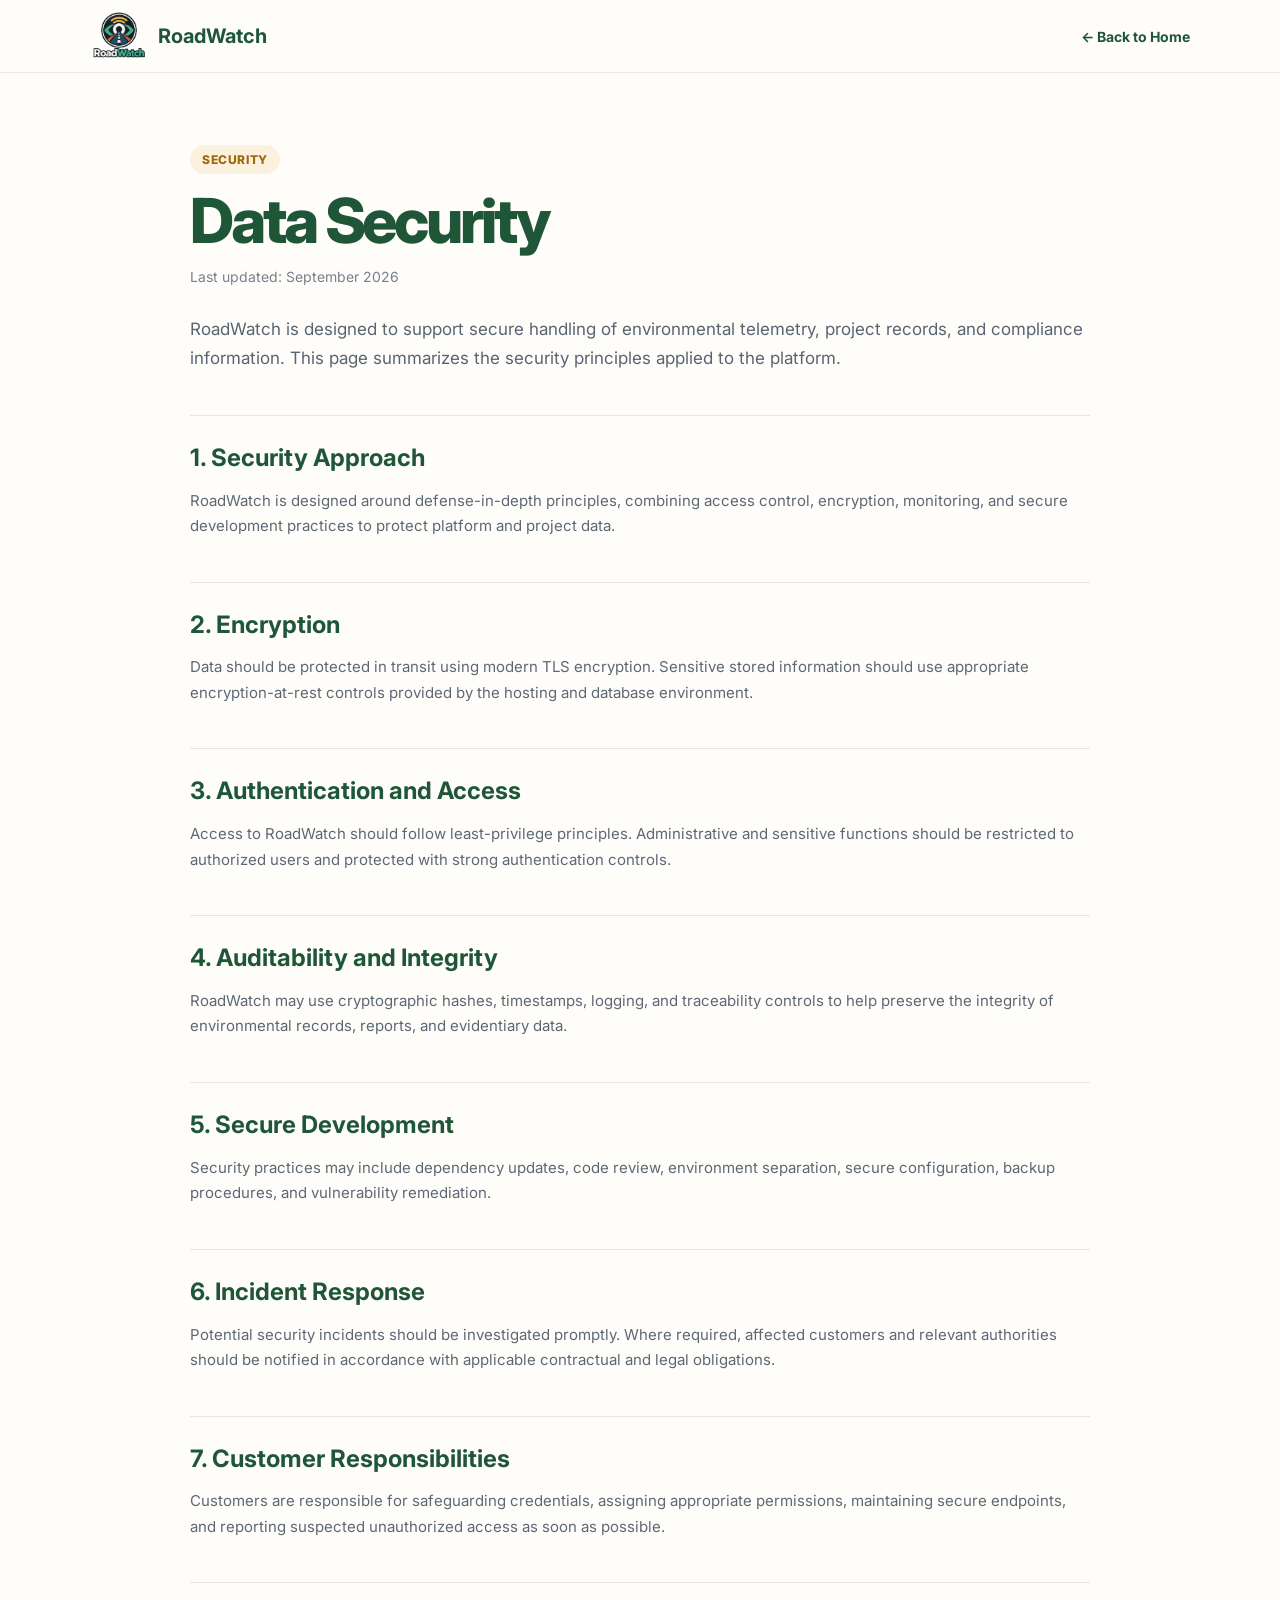
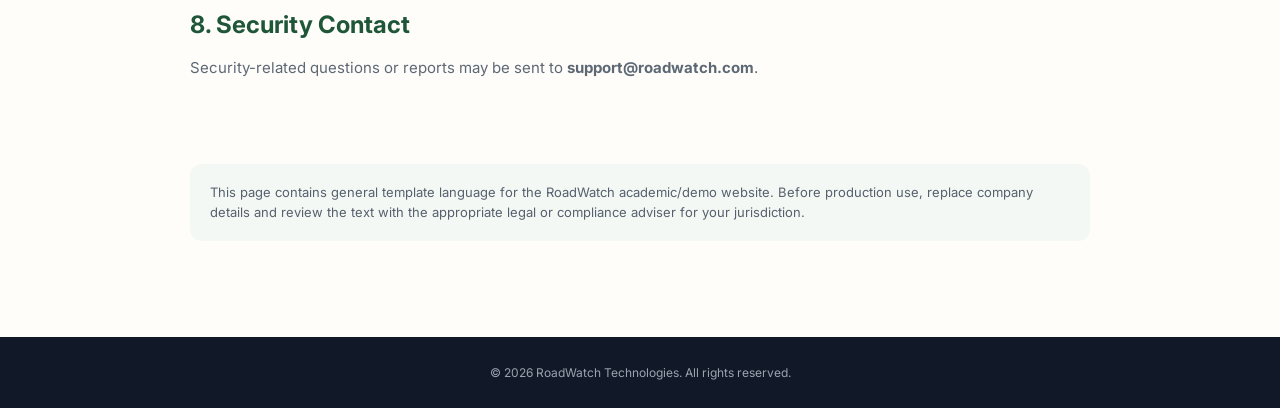
<file: legal/data-security.html>
<!DOCTYPE html>
<html lang="en">
<head>
  <meta charset="UTF-8">
  <meta name="viewport" content="width=device-width, initial-scale=1.0">
  <title>Data Security | RoadWatch</title>
  <link rel="preconnect" href="https://fonts.googleapis.com">
  <link rel="preconnect" href="https://fonts.gstatic.com" crossorigin>
  <link href="https://fonts.googleapis.com/css2?family=Inter:wght@400;500;600;700;800&display=swap" rel="stylesheet">
  <link rel="stylesheet" href="../css/styles.css">
</head>
<body class="legal-page">
  <!-- Header -->
  <header class="legal-header">
    <div class="legal-header-inner">
      <a class="legal-brand" href="../index.html">
        <div class="brand-logo">
  <img src="../assets/images/Logo.png" alt="RoadWatch Logo">
</div>
        <strong>RoadWatch</strong>
      </a>
      <a class="legal-back" href="../index.html">← Back to Home</a>
    </div>
  </header>

  <!-- Content -->
  <main class="legal-main">
    <span class="legal-kicker">SECURITY</span>
    <h1>Data Security</h1>
    <p class="legal-updated">Last updated: September 2026</p>
    <p class="legal-intro">RoadWatch is designed to support secure handling of environmental telemetry, project records, and compliance information. This page summarizes the security principles applied to the platform.</p>

    <section class="legal-section">
      <h2>1. Security Approach</h2>
      <p>RoadWatch is designed around defense-in-depth principles, combining access control, encryption, monitoring, and secure development practices to protect platform and project data.</p>
    </section>
    <section class="legal-section">
      <h2>2. Encryption</h2>
      <p>Data should be protected in transit using modern TLS encryption. Sensitive stored information should use appropriate encryption-at-rest controls provided by the hosting and database environment.</p>
    </section>
    <section class="legal-section">
      <h2>3. Authentication and Access</h2>
      <p>Access to RoadWatch should follow least-privilege principles. Administrative and sensitive functions should be restricted to authorized users and protected with strong authentication controls.</p>
    </section>
    <section class="legal-section">
      <h2>4. Auditability and Integrity</h2>
      <p>RoadWatch may use cryptographic hashes, timestamps, logging, and traceability controls to help preserve the integrity of environmental records, reports, and evidentiary data.</p>
    </section>
    <section class="legal-section">
      <h2>5. Secure Development</h2>
      <p>Security practices may include dependency updates, code review, environment separation, secure configuration, backup procedures, and vulnerability remediation.</p>
    </section>
    <section class="legal-section">
      <h2>6. Incident Response</h2>
      <p>Potential security incidents should be investigated promptly. Where required, affected customers and relevant authorities should be notified in accordance with applicable contractual and legal obligations.</p>
    </section>
    <section class="legal-section">
      <h2>7. Customer Responsibilities</h2>
      <p>Customers are responsible for safeguarding credentials, assigning appropriate permissions, maintaining secure endpoints, and reporting suspected unauthorized access as soon as possible.</p>
    </section>
    <section class="legal-section">
      <h2>8. Security Contact</h2>
      <p>Security-related questions or reports may be sent to <strong>support@roadwatch.com</strong>.</p>
    </section>

    <div class="legal-note">
      This page contains general template language for the RoadWatch academic/demo website.
      Before production use, replace company details and review the text with the appropriate legal or compliance adviser for your jurisdiction.
    </div>
  </main>

  <!-- Footer -->
  <footer class="legal-footer">
    © 2026 RoadWatch Technologies. All rights reserved.
  </footer>
</body>
</html>
</file>
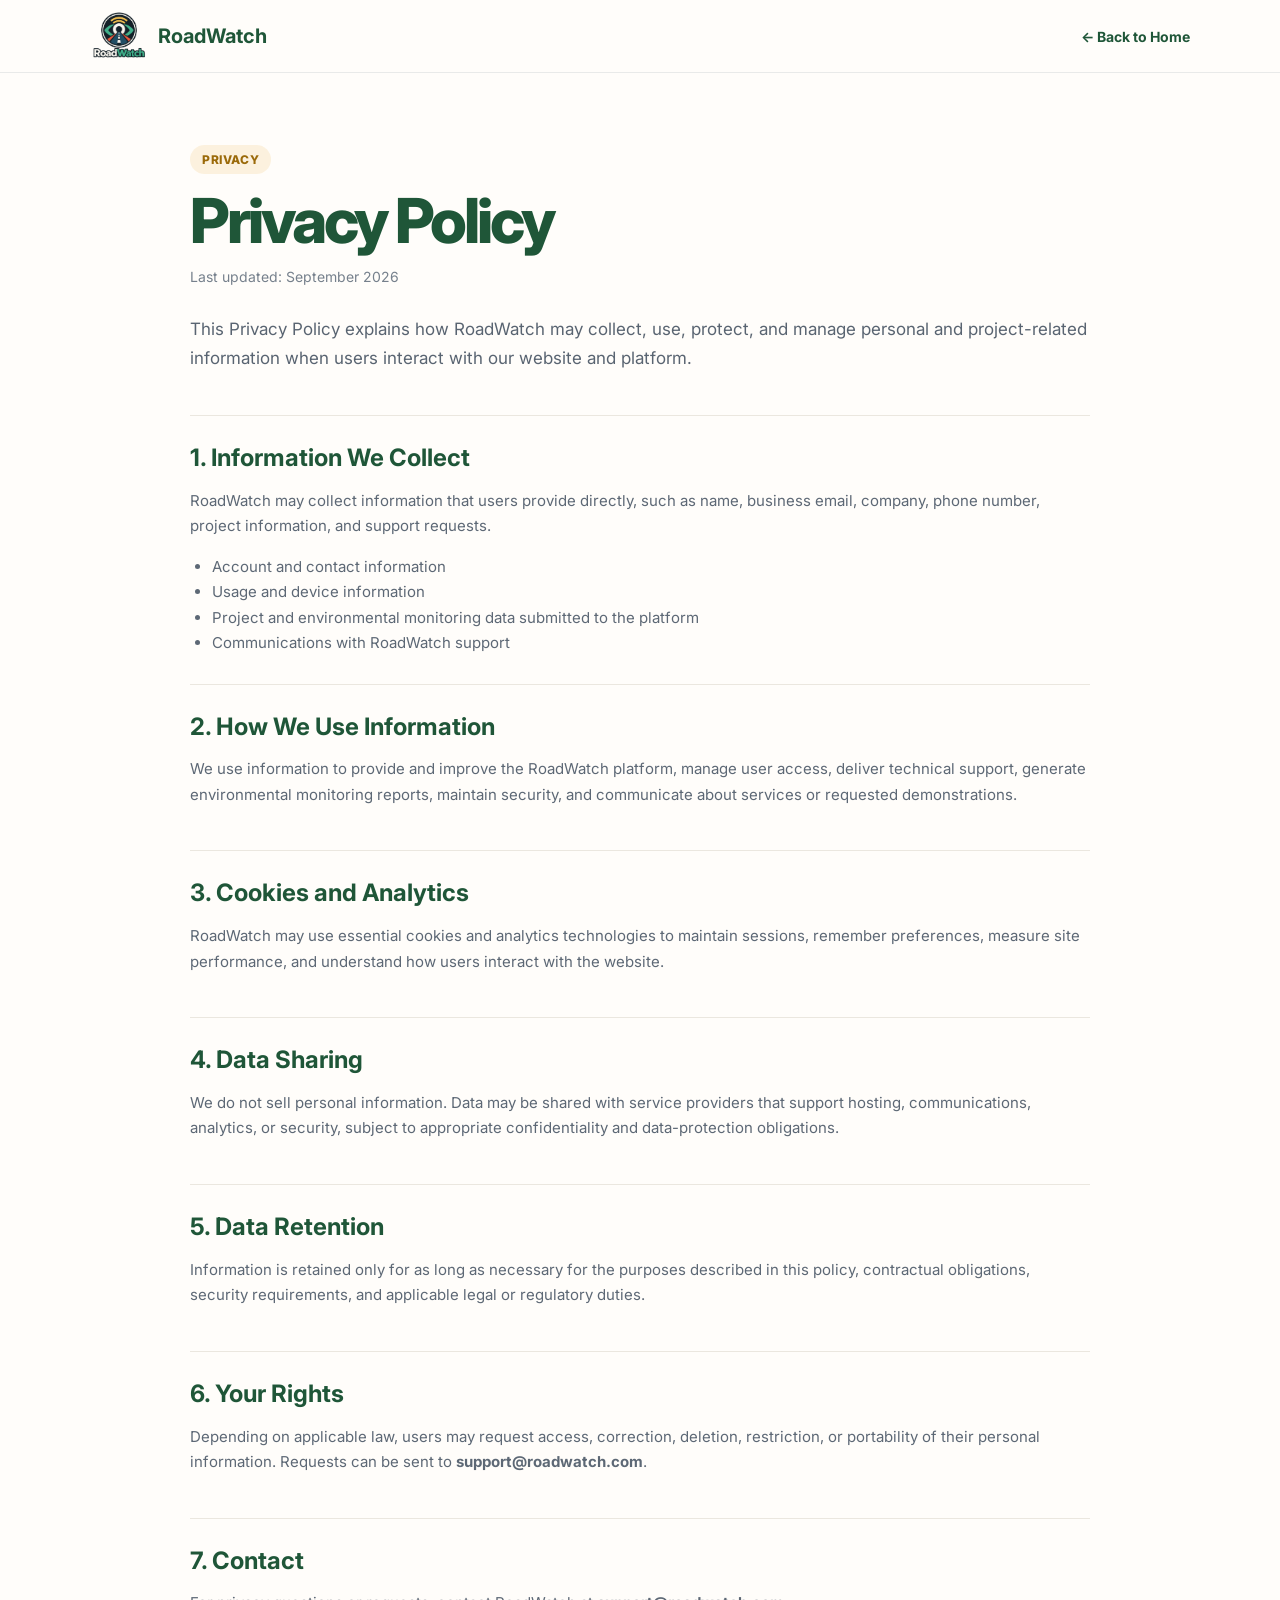
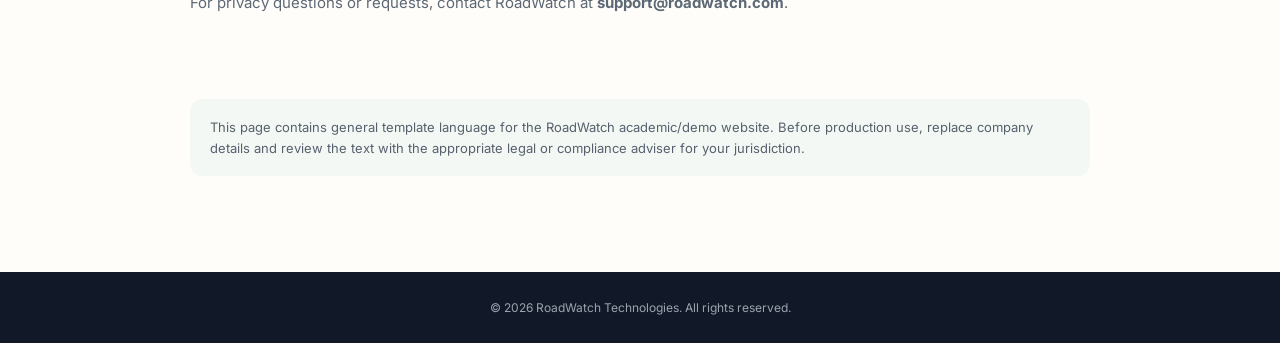
<file: legal/privacy-policy.html>
<!DOCTYPE html>
<html lang="en">
<head>
  <meta charset="UTF-8">
  <meta name="viewport" content="width=device-width, initial-scale=1.0">
  <title>Privacy Policy | RoadWatch</title>
  <link rel="preconnect" href="https://fonts.googleapis.com">
  <link rel="preconnect" href="https://fonts.gstatic.com" crossorigin>
  <link href="https://fonts.googleapis.com/css2?family=Inter:wght@400;500;600;700;800&display=swap" rel="stylesheet">
  <link rel="stylesheet" href="../css/styles.css">
</head>
<body class="legal-page">
  <!-- Header -->
  <header class="legal-header">
    <div class="legal-header-inner">
      <a class="legal-brand" href="../index.html">
        <div class="brand-logo">
  <img src="../assets/images/Logo.png" alt="RoadWatch Logo">
</div>
        <strong>RoadWatch</strong>
      </a>
      <a class="legal-back" href="../index.html">← Back to Home</a>
    </div>
  </header>

  <!-- Content -->
  <main class="legal-main">
    <span class="legal-kicker">PRIVACY</span>
    <h1>Privacy Policy</h1>
    <p class="legal-updated">Last updated: September 2026</p>
    <p class="legal-intro">This Privacy Policy explains how RoadWatch may collect, use, protect, and manage personal and project-related information when users interact with our website and platform.</p>

    <section class="legal-section">
      <h2>1. Information We Collect</h2>
      <p>RoadWatch may collect information that users provide directly, such as name, business email, company, phone number, project information, and support requests.</p>
<ul>
  <li>Account and contact information</li>
  <li>Usage and device information</li>
  <li>Project and environmental monitoring data submitted to the platform</li>
  <li>Communications with RoadWatch support</li>
</ul>
    </section>
    <section class="legal-section">
      <h2>2. How We Use Information</h2>
      <p>We use information to provide and improve the RoadWatch platform, manage user access, deliver technical support, generate environmental monitoring reports, maintain security, and communicate about services or requested demonstrations.</p>
    </section>
    <section class="legal-section">
      <h2>3. Cookies and Analytics</h2>
      <p>RoadWatch may use essential cookies and analytics technologies to maintain sessions, remember preferences, measure site performance, and understand how users interact with the website.</p>
    </section>
    <section class="legal-section">
      <h2>4. Data Sharing</h2>
      <p>We do not sell personal information. Data may be shared with service providers that support hosting, communications, analytics, or security, subject to appropriate confidentiality and data-protection obligations.</p>
    </section>
    <section class="legal-section">
      <h2>5. Data Retention</h2>
      <p>Information is retained only for as long as necessary for the purposes described in this policy, contractual obligations, security requirements, and applicable legal or regulatory duties.</p>
    </section>
    <section class="legal-section">
      <h2>6. Your Rights</h2>
      <p>Depending on applicable law, users may request access, correction, deletion, restriction, or portability of their personal information. Requests can be sent to <strong>support@roadwatch.com</strong>.</p>
    </section>
    <section class="legal-section">
      <h2>7. Contact</h2>
      <p>For privacy questions or requests, contact RoadWatch at <strong>support@roadwatch.com</strong>.</p>
    </section>

    <div class="legal-note">
      This page contains general template language for the RoadWatch academic/demo website.
      Before production use, replace company details and review the text with the appropriate legal or compliance adviser for your jurisdiction.
    </div>
  </main>

  <!-- Footer -->
  <footer class="legal-footer">
    © 2026 RoadWatch Technologies. All rights reserved.
  </footer>
</body>
</html>
</file>
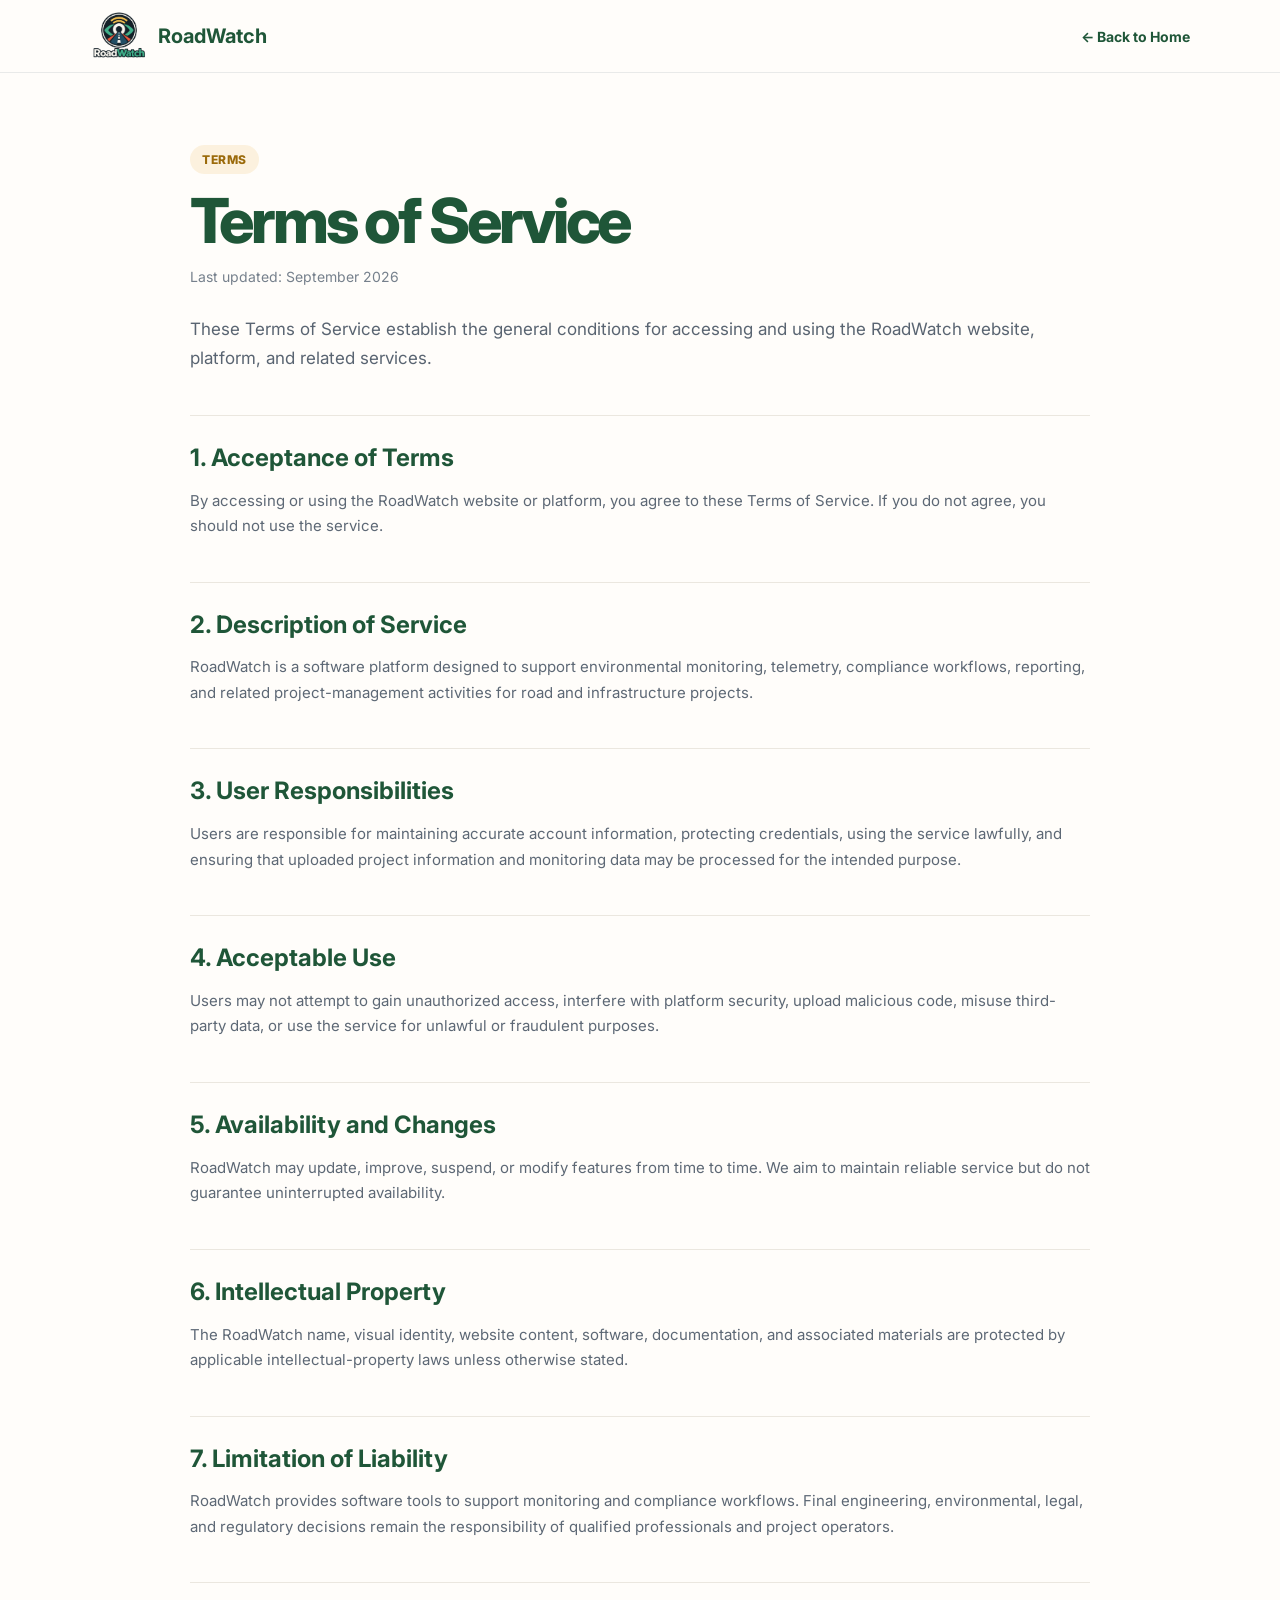
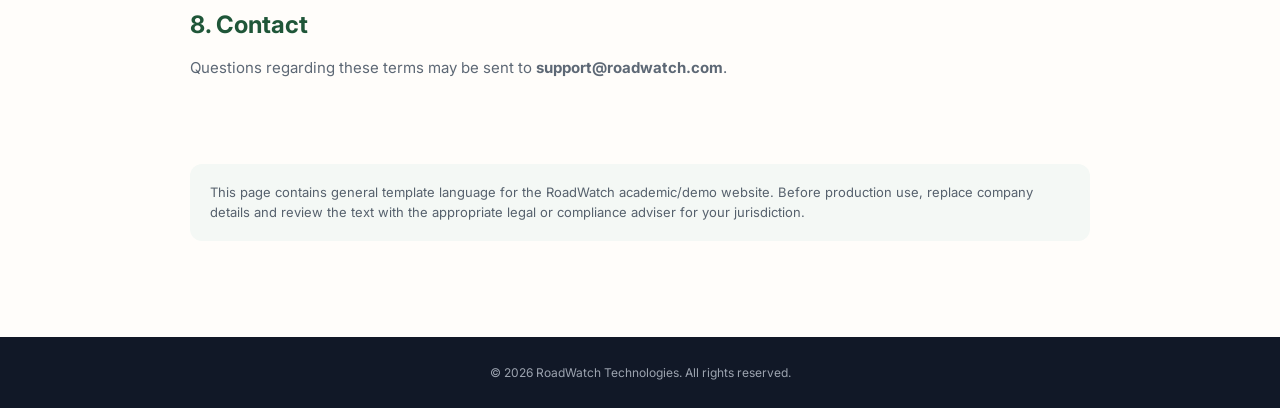
<file: legal/terms-of-service.html>
<!DOCTYPE html>
<html lang="en">
<head>
  <meta charset="UTF-8">
  <meta name="viewport" content="width=device-width, initial-scale=1.0">
  <title>Terms of Service | RoadWatch</title>
  <link rel="preconnect" href="https://fonts.googleapis.com">
  <link rel="preconnect" href="https://fonts.gstatic.com" crossorigin>
  <link href="https://fonts.googleapis.com/css2?family=Inter:wght@400;500;600;700;800&display=swap" rel="stylesheet">
  <link rel="stylesheet" href="../css/styles.css">
</head>
<body class="legal-page">
  <!-- Header -->
  <header class="legal-header">
    <div class="legal-header-inner">
      <a class="legal-brand" href="../index.html">
        <div class="brand-logo">
  <img src="../assets/images/Logo.png" alt="RoadWatch Logo">
</div>
        <strong>RoadWatch</strong>
      </a>
      <a class="legal-back" href="../index.html">← Back to Home</a>
    </div>
  </header>

  <!-- Content -->
  <main class="legal-main">
    <span class="legal-kicker">TERMS</span>
    <h1>Terms of Service</h1>
    <p class="legal-updated">Last updated: September 2026</p>
    <p class="legal-intro">These Terms of Service establish the general conditions for accessing and using the RoadWatch website, platform, and related services.</p>

    <section class="legal-section">
      <h2>1. Acceptance of Terms</h2>
      <p>By accessing or using the RoadWatch website or platform, you agree to these Terms of Service. If you do not agree, you should not use the service.</p>
    </section>
    <section class="legal-section">
      <h2>2. Description of Service</h2>
      <p>RoadWatch is a software platform designed to support environmental monitoring, telemetry, compliance workflows, reporting, and related project-management activities for road and infrastructure projects.</p>
    </section>
    <section class="legal-section">
      <h2>3. User Responsibilities</h2>
      <p>Users are responsible for maintaining accurate account information, protecting credentials, using the service lawfully, and ensuring that uploaded project information and monitoring data may be processed for the intended purpose.</p>
    </section>
    <section class="legal-section">
      <h2>4. Acceptable Use</h2>
      <p>Users may not attempt to gain unauthorized access, interfere with platform security, upload malicious code, misuse third-party data, or use the service for unlawful or fraudulent purposes.</p>
    </section>
    <section class="legal-section">
      <h2>5. Availability and Changes</h2>
      <p>RoadWatch may update, improve, suspend, or modify features from time to time. We aim to maintain reliable service but do not guarantee uninterrupted availability.</p>
    </section>
    <section class="legal-section">
      <h2>6. Intellectual Property</h2>
      <p>The RoadWatch name, visual identity, website content, software, documentation, and associated materials are protected by applicable intellectual-property laws unless otherwise stated.</p>
    </section>
    <section class="legal-section">
      <h2>7. Limitation of Liability</h2>
      <p>RoadWatch provides software tools to support monitoring and compliance workflows. Final engineering, environmental, legal, and regulatory decisions remain the responsibility of qualified professionals and project operators.</p>
    </section>
    <section class="legal-section">
      <h2>8. Contact</h2>
      <p>Questions regarding these terms may be sent to <strong>support@roadwatch.com</strong>.</p>
    </section>

    <div class="legal-note">
      This page contains general template language for the RoadWatch academic/demo website.
      Before production use, replace company details and review the text with the appropriate legal or compliance adviser for your jurisdiction.
    </div>
  </main>

  <!-- Footer -->
  <footer class="legal-footer">
    © 2026 RoadWatch Technologies. All rights reserved.
  </footer>
</body>
</html>
</file>
<file: css/styles.css>
:root {
  --green: #2E9E7A;
  --dark-green: #1F5638;
  --navy: #264653;
  --cream: #F5F1E8;
  --gold: #E9B44C;
  --red: #C0392B;
  --white: #FFFFFF;
  --text: #1E2B35;
  --muted: #56616B;
  --border: #E7E7E2;
}
* {
  box-sizing: border-box;
}

html {
  scroll-behavior: smooth;
}

body {
  margin: 0;
  font-family: "Inter", Arial, sans-serif;
  color: var(--text);
  background: #fffdfa;
}

a {
  color: inherit;
  text-decoration: none;
}

img {
  display: block;
  max-width: 100%;
}

/* HEADER */
.site-header {
  width: 100%;
  background: #fffdfa;
  border-bottom: 1px solid var(--border);
}

.header-inner {
  width: min(100% - 48px, 1220px);
  min-height: 78px;
  margin: 0 auto;
  display: grid;
  grid-template-columns: auto 1fr auto;
  align-items: center;
  gap: 30px;
}
.benefit-feature-panel--expert {
  background: linear-gradient(135deg, #181d2f 0%, #101522 100%);
}
.brand {
  display: flex;
  align-items: center;
  gap: 12px;
}

.brand-logo {
  width: 58px;
  height: 58px;
  display: flex;
  align-items: center;
  justify-content: center;
  background: transparent;
  border-radius: 0;
  overflow: visible;
  flex-shrink: 0;
}

.brand-logo img {
  width: 100%;
  height: 100%;
  object-fit: contain;
  display: block;
}
.brand-text {
  display: flex;
  flex-direction: column;
  line-height: 1.1;
}

.brand-text strong {
  font-size: 24px;
  letter-spacing: -0.04em;
  color: var(--dark-green);
}

.brand-text span {
  margin-top: 4px;
  font-size: 9px;
  color: #6A7078;
  letter-spacing: .02em;
}

.main-nav {
  display: flex;
  justify-content: center;
  align-items: center;
  gap: 31px;
}

.main-nav a {
  font-size: 14px;
  font-weight: 500;
}

.main-nav a:hover {
  color: var(--green);
}

.header-actions {
  display: flex;
  align-items: center;
  gap: 18px;
}

.signin-link {
  font-size: 14px;
  font-weight: 500;
  color: #153521;
}

.demo-btn {
  background: var(--dark-green);
  color: white;
  padding: 12px 20px;
  border-radius: 10px;
  font-size: 14px;
  font-weight: 700;
}

.lang-select {
  border: 1px solid #d9ded9;
  border-radius: 8px;
  padding: 9px 10px;
  background: white;
  font-weight: 700;
  color: var(--navy);
}

.menu-toggle {
  display: none;
  border: 0;
  background: transparent;
  font-size: 25px;
  color: var(--navy);
}

/* HERO */
.hero {
  padding: 64px 20px 40px;
}

.hero-content {
  width: min(100%, 1040px);
  margin: 0 auto;
  text-align: center;
}

.eyebrow {
  width: fit-content;
  margin: 0 auto 28px;
  display: inline-flex;
  align-items: center;
  gap: 9px;
  border: 1px solid #d9ebe3;
  background: #f2fbf7;
  color: #17623f;
  border-radius: 999px;
  padding: 9px 16px;
  font-size: 14px;
  font-weight: 500;
}

.dot {
  width: 8px;
  height: 8px;
  border-radius: 50%;
  background: #50C995;
}

.hero h1 {
  max-width: 790px;
  margin: 0 auto;
  color: var(--dark-green);
  font-size: clamp(44px, 5vw, 64px);
  line-height: 0.94;
  letter-spacing: -0.055em;
  font-weight: 800;
}

.hero-description {
  max-width: 800px;
  margin: 28px auto 0;
  font-size: 19px;
  line-height: 1.45;
  color: #394352;
}

.hero-actions {
  margin-top: 36px;
  display: flex;
  justify-content: center;
  gap: 16px;
  flex-wrap: wrap;
}

.btn {
  min-width: 180px;
  min-height: 52px;
  display: inline-flex;
  align-items: center;
  justify-content: center;
  gap: 12px;
  padding: 0 26px;
  border-radius: 11px;
  font-size: 16px;
  font-weight: 700;
}

.btn-primary {
  background: var(--dark-green);
  color: white;
  box-shadow: 0 10px 18px rgba(31, 86, 56, .15);
}

.btn-secondary {
  background: white;
  color: #245a3b;
  border: 1px solid #deded8;
  box-shadow: 0 3px 8px rgba(0,0,0,.04);
}

.hero-image {
  position: relative;
  margin: 54px auto 0;
  border-radius: 20px;
  overflow: hidden;
  box-shadow: 0 18px 35px rgba(22, 43, 31, .14);
}

.hero-image img {
  width: 100%;
  height: auto;
  aspect-ratio: 1.95 / 1;
  object-fit: cover;
}

.hero-status {
  position: absolute;
  left: 24px;
  bottom: 24px;
  display: flex;
  align-items: center;
  gap: 12px;
  padding: 13px 18px;
  border-radius: 10px;
  background: rgba(21, 28, 42, .91);
  color: white;
  font-size: 13px;
  backdrop-filter: blur(6px);
}

.status-dot {
  width: 11px;
  height: 11px;
  border-radius: 50%;
  background: #50C995;
}

.accent-text {
  color: #7be0b3;
}

/* RESPONSIVE */
@media (max-width: 1050px) {
  .header-inner {
    grid-template-columns: auto 1fr auto;
  }

  .main-nav {
    display: none;
    position: absolute;
    top: 78px;
    left: 0;
    right: 0;
    padding: 18px 24px 24px;
    background: #fffdfa;
    border-bottom: 1px solid var(--border);
    flex-direction: column;
    align-items: flex-start;
  }

  .main-nav.open {
    display: flex;
  }

  .menu-toggle {
    display: block;
  }
}

@media (max-width: 720px) {
  .header-inner {
    width: min(100% - 28px, 1220px);
  }

  .brand-text span {
    display: none;
  }

  .brand-text strong {
    font-size: 20px;
  }

  .signin-link,
  .demo-btn {
    display: none;
  }

  .hero {
    padding-top: 46px;
  }

  .hero h1 {
    font-size: clamp(38px, 12vw, 54px);
  }

  .hero-description {
    font-size: 16px;
  }

  .hero-actions {
    flex-direction: column;
  }

  .btn {
    width: 100%;
  }

  .hero-status {
    left: 12px;
    right: 12px;
    bottom: 12px;
    justify-content: center;
    flex-wrap: wrap;
    font-size: 11px;
  }
}


/* SOLUTIONS */
.solutions-section {
  padding: 96px 20px 110px;
  background: #fffdfa;
}

.solutions-container {
  width: min(100%, 1120px);
  margin: 0 auto;
}

.solutions-heading {
  max-width: 860px;
  margin: 0 auto 68px;
  text-align: center;
}

.solutions-heading h2 {
  max-width: 720px;
  margin: 0 auto;
  color: var(--dark-green);
  font-size: clamp(38px, 4.4vw, 56px);
  line-height: 1.04;
  letter-spacing: -0.045em;
  font-weight: 800;
}

.heading-divider {
  width: 74px;
  height: 4px;
  margin: 21px auto 23px;
  border-radius: 999px;
  background: var(--dark-green);
}

.solutions-heading p {
  margin: 0 auto;
  max-width: 820px;
  color: #53606c;
  font-size: 18px;
  line-height: 1.5;
}

.solutions-grid {
  display: grid;
  grid-template-columns: repeat(2, minmax(0, 1fr));
  gap: 34px 36px;
}

.solution-card {
  min-height: 365px;
  padding: 40px 40px 34px;
  display: flex;
  flex-direction: column;
  border-radius: 18px;
  background: #eef5f4;
}

.solution-icon {
  width: 64px;
  height: 64px;
  margin-bottom: 30px;
  display: grid;
  place-items: center;
  border-radius: 14px;
  background: white;
  border: 1px solid #dfe7e5;
  box-shadow: 0 2px 4px rgba(20, 50, 35, .04);
}

.solution-icon svg {
  width: 28px;
  height: 28px;
  fill: none;
  stroke: var(--dark-green);
  stroke-width: 2;
  stroke-linecap: round;
  stroke-linejoin: round;
}

.solution-card h3 {
  margin: 0;
  color: var(--dark-green);
  font-size: 25px;
  line-height: 1.2;
  letter-spacing: -0.025em;
  font-weight: 800;
}

.solution-card > p {
  margin: 18px 0 0;
  color: #5f6973;
  font-size: 16px;
  line-height: 1.55;
}

.solution-meta {
  margin-top: auto;
  padding-top: 24px;
  border-top: 1px solid #dde7e4;
  display: flex;
  align-items: center;
  flex-wrap: wrap;
  gap: 9px;
  color: var(--dark-green);
  font-size: 14px;
  font-weight: 700;
}

.meta-dot {
  opacity: .8;
}

.meta-accent {
  color: var(--green);
}

@media (max-width: 850px) {
  .solutions-grid {
    grid-template-columns: 1fr;
  }

  .solution-card {
    min-height: 320px;
  }
}

@media (max-width: 600px) {
  .solutions-section {
    padding: 72px 16px 80px;
  }

  .solutions-heading {
    margin-bottom: 45px;
  }

  .solutions-heading h2 {
    font-size: 37px;
  }

  .solutions-heading p {
    font-size: 16px;
  }

  .solution-card {
    padding: 30px 25px 28px;
  }

  .solution-card h3 {
    font-size: 22px;
  }

  .solution-card > p {
    font-size: 15px;
  }
}


/* BENEFITS */
.benefits-section {
  padding: 92px 20px 112px;
  background: var(--cream);
}

.benefits-container {
  width: min(100%, 1040px);
  margin: 0 auto;
}

.benefits-heading {
  max-width: 820px;
  margin: 0 auto 70px;
  text-align: center;
}

.benefits-pill {
  display: inline-flex;
  align-items: center;
  justify-content: center;
  min-width: 124px;
  padding: 8px 20px;
  margin-bottom: 28px;
  border-radius: 999px;
  background: var(--gold);
  color: white;
  font-size: 13px;
  font-weight: 800;
  letter-spacing: .02em;
}

.benefits-heading h2 {
  margin: 0 auto;
  max-width: 760px;
  color: #171e2b;
  font-size: clamp(38px, 4.4vw, 54px);
  line-height: 1.03;
  letter-spacing: -0.045em;
  font-weight: 800;
}

.benefits-heading p {
  margin: 22px auto 0;
  max-width: 780px;
  color: #66717d;
  font-size: 18px;
  line-height: 1.5;
}

.benefits-grid {
  display: grid;
  grid-template-columns: repeat(2, minmax(0, 1fr));
  gap: 34px;
}

.benefit-card {
  overflow: hidden;
  display: flex;
  flex-direction: column;
  border-radius: 18px;
  background: white;
  box-shadow: 0 4px 12px rgba(28, 45, 38, .12);
  border: 1px solid rgba(38, 70, 83, .08);
}

.benefit-media {
  position: relative;
  height: 245px;
  overflow: hidden;
}

.benefit-media img {
  width: 100%;
  height: 100%;
  object-fit: cover;
}

.media-badge {
  position: absolute;
  top: 18px;
  right: 18px;
  padding: 7px 12px;
  border-radius: 6px;
  background: #2f8f66;
  color: white;
  font-size: 13px;
  font-weight: 800;
}

.media-badge--light {
  top: auto;
  right: auto;
  left: 16px;
  bottom: 14px;
  background: rgba(255,255,255,.92);
  color: #283142;
}

.benefit-feature-panel {
  min-height: 245px;
  padding: 40px 28px;
  display: flex;
  flex-direction: column;
  align-items: center;
  justify-content: center;
  text-align: center;
  color: white;
}

.benefit-feature-panel--green {
  background: linear-gradient(135deg, #1f5e3f 0%, #163f31 100%);
}

.benefit-feature-panel--navy {
  background: linear-gradient(135deg, #181d2f 0%, #101522 100%);
}

.feature-icon {
  width: 66px;
  height: 66px;
  margin-bottom: 18px;
  display: grid;
  place-items: center;
  border-radius: 16px;
  border: 1px solid rgba(122, 224, 179, .25);
  background: rgba(85, 175, 134, .13);
}

.feature-icon svg {
  width: 33px;
  height: 33px;
  fill: none;
  stroke: #69d3a3;
  stroke-width: 1.8;
  stroke-linecap: round;
  stroke-linejoin: round;
}

.feature-kicker {
  margin-bottom: 8px;
  color: #72d8aa;
  font-size: 12px;
  font-weight: 800;
  letter-spacing: .12em;
}

.benefit-feature-panel strong {
  font-size: 20px;
  line-height: 1.2;
}

.benefit-content {
  padding: 30px 30px 28px;
  display: flex;
  flex: 1;
  flex-direction: column;
}

.benefit-content h3 {
  margin: 0;
  color: #171e2b;
  font-size: 24px;
  line-height: 1.15;
  letter-spacing: -0.025em;
  font-weight: 800;
}

.benefit-content p {
  margin: 16px 0 0;
  color: #6a7480;
  font-size: 15px;
  line-height: 1.55;
}

.benefit-proof {
  margin-top: auto;
  padding-top: 22px;
  display: flex;
  align-items: center;
  gap: 9px;
  color: #356a4a;
  font-size: 13px;
  font-weight: 800;
}

.check-icon {
  width: 18px;
  height: 18px;
  display: inline-grid;
  place-items: center;
  border-radius: 50%;
  background: #4ca67a;
  color: white;
  font-size: 12px;
  line-height: 1;
}

@media (max-width: 850px) {
  .benefits-grid {
    grid-template-columns: 1fr;
  }
}

@media (max-width: 600px) {
  .benefits-section {
    padding: 70px 16px 84px;
  }

  .benefits-heading {
    margin-bottom: 48px;
  }

  .benefits-heading h2 {
    font-size: 36px;
  }

  .benefits-heading p {
    font-size: 16px;
  }

  .benefit-media,
  .benefit-feature-panel {
    min-height: 220px;
    height: 220px;
  }

  .benefit-content {
    padding: 26px 23px;
  }

  .benefit-content h3 {
    font-size: 22px;
  }
}


/* FEATURES */
.features-section {
  padding: 92px 20px 112px;
  background: #fffdfa;
}

.features-container {
  width: min(100%, 1180px);
  margin: 0 auto;
}

.features-heading {
  max-width: 860px;
  margin: 0 auto 68px;
  text-align: center;
}

.features-pill {
  display: inline-flex;
  align-items: center;
  justify-content: center;
  min-width: 136px;
  padding: 8px 22px;
  margin-bottom: 28px;
  border-radius: 999px;
  background: var(--gold);
  color: white;
  font-size: 13px;
  font-weight: 800;
  letter-spacing: .02em;
}

.features-heading h2 {
  max-width: 760px;
  margin: 0 auto;
  color: #171e2b;
  font-size: clamp(38px, 4.4vw, 54px);
  line-height: 1.03;
  letter-spacing: -0.045em;
  font-weight: 800;
}

.features-heading p {
  max-width: 840px;
  margin: 22px auto 0;
  color: #66717d;
  font-size: 18px;
  line-height: 1.5;
}

.features-layout {
  display: grid;
  grid-template-columns: 1fr 1fr;
  gap: 42px;
  align-items: center;
}

.video-card {
  align-self: center;
  width: 100%;
}

.video-frame {
  position: relative;
  aspect-ratio: 16 / 9;
  overflow: hidden;
  border: 12px solid rgba(233, 180, 76, .35);
  border-radius: 22px;
  background: #182033;
  box-shadow: 0 14px 30px rgba(22, 33, 31, .13);
}

.video-frame iframe {
  position: absolute;
  inset: 0;
  width: 100%;
  height: 100%;
  border: 0;
  display: none;
  background: #111827;
}

.video-frame.has-video iframe {
  display: block;
}

.video-frame.has-video .video-placeholder {
  display: none;
}

.video-placeholder {
  position: absolute;
  inset: 0;
  display: flex;
  align-items: center;
  justify-content: center;
  background:
    linear-gradient(rgba(20, 28, 40, .30), rgba(20, 28, 40, .30)),
    url("../assets/images/roadwatch-hero.jpg") center / cover no-repeat;
}

.live-label {
  position: absolute;
  left: 18px;
  top: 18px;
  display: inline-flex;
  align-items: center;
  gap: 8px;
  padding: 8px 12px;
  border-radius: 7px;
  background: rgba(20, 25, 35, .9);
  color: white;
  font-size: 12px;
  font-weight: 600;
}

.live-dot {
  width: 9px;
  height: 9px;
  border-radius: 50%;
  background: #dc4b43;
}

.play-button {
  width: 86px;
  height: 62px;
  display: grid;
  place-items: center;
  padding-left: 5px;
  border-radius: 18px;
  background: #d83c2f;
  color: white;
  font-size: 28px;
  box-shadow: 0 10px 22px rgba(0, 0, 0, .22);
}

.video-footer {
  position: absolute;
  left: 0;
  right: 0;
  bottom: 0;
  min-height: 46px;
  padding: 0 15px;
  display: flex;
  align-items: center;
  justify-content: space-between;
  gap: 14px;
  background: rgba(24, 31, 48, .95);
  color: #dbe0e7;
  font-size: 11px;
}

.video-footer strong {
  color: #69d3a3;
  letter-spacing: .04em;
}


.features-accordion {
  display: grid;
  gap: 18px;
}

.feature-accordion-item {
  border: 1px solid #dfdfd7;
  border-radius: 14px;
  background: white;
  box-shadow: 0 3px 7px rgba(24, 43, 35, .08);
  overflow: hidden;
}

.feature-accordion-header {
  width: 100%;
  padding: 24px 22px 11px;
  display: flex;
  justify-content: space-between;
  gap: 20px;
  border: 0;
  background: transparent;
  color: var(--dark-green);
  text-align: left;
  font-size: 18px;
  font-weight: 800;
  cursor: pointer;
}

.accordion-chevron {
  flex: 0 0 auto;
  font-size: 22px;
  line-height: 1;
  transform: rotate(0deg);
  transition: transform .2s ease;
}

.feature-accordion-item:not(.open) .accordion-chevron {
  transform: rotate(180deg);
}

.feature-accordion-body {
  padding: 0 22px 22px;
}

.feature-accordion-body p {
  margin: 0;
  color: #69727e;
  font-size: 14px;
  line-height: 1.55;
}

.feature-accordion-item:not(.open) .feature-accordion-body {
  display: none;
}

@media (max-width: 950px) {
  .features-layout {
    grid-template-columns: 1fr;
  }
}

@media (max-width: 600px) {
  .features-section {
    padding: 72px 16px 86px;
  }

  .features-heading {
    margin-bottom: 48px;
  }

  .features-heading h2 {
    font-size: 36px;
  }

  .features-heading p {
    font-size: 16px;
  }

  .video-frame {
    border-width: 8px;
  }

  .live-label {
    max-width: calc(100% - 24px);
    left: 12px;
    top: 12px;
    font-size: 10px;
  }

  .video-footer {
    flex-direction: column;
    align-items: flex-start;
    justify-content: center;
    padding: 8px 12px;
    font-size: 10px;
  }

  .youtube-input-row {
    grid-template-columns: 1fr;
  }

  .feature-accordion-header {
    font-size: 17px;
    padding: 20px 18px 10px;
  }

  .feature-accordion-body {
    padding: 0 18px 20px;
  }
}


/* Final alignment adjustment for the Features section */
@media (min-width: 951px) {
  .features-layout {
    align-items: center;
  }

  .video-card {
    align-self: center;
    display: flex;
    justify-content: center;
  }

  .video-frame {
    width: 100%;
    max-width: 575px;
    margin-inline: auto;
  }
}


/* TEAM */
.team-section {
  padding: 96px 20px 110px;
  background: #fffdfa;
}

.team-container {
  width: min(100%, 1120px);
  margin: 0 auto;
}

.team-heading {
  max-width: 860px;
  margin: 0 auto 66px;
  text-align: center;
}

.team-heading h2 {
  margin: 0;
  color: var(--dark-green);
  font-size: clamp(38px, 4vw, 52px);
  line-height: 1.05;
  letter-spacing: -0.04em;
  font-weight: 800;
}

.team-divider {
  width: 66px;
  height: 4px;
  margin: 16px auto 20px;
  border-radius: 999px;
  background: var(--dark-green);
}

.team-heading p {
  margin: 0 auto;
  max-width: 760px;
  color: #5f6975;
  font-size: 17px;
  line-height: 1.5;
}

.team-grid {
  display: grid;
  grid-template-columns: repeat(3, minmax(0, 1fr));
  gap: 34px;
  align-items: stretch;
}

.team-card {
  min-height: 370px;
  padding: 34px 28px 32px;
  display: flex;
  flex-direction: column;
  align-items: center;
  text-align: center;
  border: 1px solid #e5e1d9;
  border-radius: 20px;
  background: white;
  box-shadow: 0 2px 7px rgba(27, 44, 37, .05);
}

.team-avatar {
  width: 112px;
  height: 112px;
  margin-bottom: 24px;
  overflow: hidden;
  border-radius: 50%;
  border: 2px solid rgba(46, 158, 122, .35);
  background: #edf9f4;
}

.team-avatar img {
  width: 100%;
  height: 100%;
  object-fit: cover;
}

.team-avatar--placeholder {
  display: grid;
  place-items: center;
}

.team-avatar--placeholder svg {
  width: 46px;
  height: 46px;
  fill: #76bfa2;
}

.team-card h3 {
  margin: 0 0 8px;
  color: #263242;
  font-size: 18px;
  line-height: 1.25;
  font-weight: 800;
}

.team-role {
  margin-bottom: 15px;
  color: var(--gold);
  font-size: 17px;
  font-weight: 800;
}

.team-card p {
  margin: 0;
  color: #5f6975;
  font-size: 14px;
  line-height: 1.55;
}

@media (max-width: 900px) {
  .team-grid {
    grid-template-columns: repeat(2, minmax(0, 1fr));
  }
}

@media (max-width: 600px) {
  .team-section {
    padding: 72px 16px 84px;
  }

  .team-heading {
    margin-bottom: 46px;
  }

  .team-heading p {
    font-size: 16px;
  }

  .team-grid {
    grid-template-columns: 1fr;
  }

  .team-card {
    min-height: auto;
  }
}


/* PRICING */
.pricing-section {
  padding: 96px 20px 112px;
  background: var(--cream);
}

.pricing-container {
  width: min(100%, 1160px);
  margin: 0 auto;
}

.pricing-heading {
  max-width: 850px;
  margin: 0 auto 32px;
  text-align: center;
}

.pricing-pill {
  display: inline-flex;
  align-items: center;
  justify-content: center;
  min-width: 110px;
  padding: 8px 20px;
  margin-bottom: 26px;
  border-radius: 999px;
  background: var(--gold);
  color: #fff;
  font-size: 13px;
  font-weight: 800;
  letter-spacing: .04em;
}

.pricing-heading h2 {
  margin: 0;
  color: #171e2b;
  font-size: clamp(38px, 4.2vw, 52px);
  line-height: 1.04;
  letter-spacing: -0.045em;
  font-weight: 800;
}

.pricing-heading p {
  margin: 18px auto 0;
  color: #66717d;
  font-size: 18px;
  line-height: 1.5;
}

.billing-toggle {
  width: fit-content;
  margin: 0 auto 48px;
  padding: 6px;
  display: flex;
  gap: 4px;
  border-radius: 12px;
  background: rgba(38, 70, 83, .08);
}

.billing-btn {
  min-height: 40px;
  padding: 0 18px;
  border: 0;
  border-radius: 8px;
  background: transparent;
  color: #3d4653;
  font: inherit;
  font-size: 14px;
  font-weight: 700;
  cursor: pointer;
}

.billing-btn.active {
  background: #203b3a;
  color: white;
}

.billing-free {
  margin-left: 4px;
  color: var(--green);
  font-weight: 800;
}

.billing-btn.active .billing-free {
  color: #83e0b6;
}

.pricing-grid {
  display: grid;
  grid-template-columns: repeat(3, minmax(0, 1fr));
  gap: 30px;
  align-items: stretch;
}

.pricing-card {
  position: relative;
  min-height: 650px;
  padding: 38px 32px 34px;
  display: flex;
  flex-direction: column;
  border: 1px solid #e1ddd4;
  border-radius: 22px;
  background: white;
  box-shadow: 0 4px 12px rgba(24, 43, 35, .08);
}

.pricing-card--featured {
  border: 2px solid #2fb977;
  background: #244541;
  color: white;
  transform: translateY(-8px);
}

.popular-badge {
  position: absolute;
  top: -16px;
  left: 50%;
  transform: translateX(-50%);
  padding: 7px 17px;
  border-radius: 999px;
  background: #5cc58e;
  color: #0e2f24;
  font-size: 11px;
  font-weight: 900;
  letter-spacing: .08em;
  white-space: nowrap;
}

.plan-audience {
  display: block;
  margin-bottom: 12px;
  color: #7c8491;
  font-size: 11px;
  font-weight: 800;
  letter-spacing: .04em;
}

.pricing-card--featured .plan-audience {
  color: #7be0b3;
}

.pricing-card h3 {
  margin: 0;
  color: var(--dark-green);
  font-size: 25px;
  line-height: 1.1;
  font-weight: 800;
}

.pricing-card--featured h3 {
  color: white;
}

.plan-description {
  min-height: 78px;
  margin: 18px 0 0;
  color: #66717d;
  font-size: 14px;
  line-height: 1.45;
}

.pricing-card--featured .plan-description {
  color: #d5dddd;
}

.plan-price {
  margin: 18px 0 22px;
  display: flex;
  align-items: flex-end;
  gap: 4px;
  color: #111827;
}

.pricing-card--featured .plan-price {
  color: white;
}

.currency {
  align-self: center;
  font-size: 38px;
  line-height: 1;
  font-weight: 800;
}

.price-value {
  font-size: 56px;
  line-height: .95;
  letter-spacing: -0.05em;
  font-weight: 800;
}

.price-period {
  padding-bottom: 7px;
  color: #66717d;
  font-size: 14px;
  font-weight: 600;
}

.pricing-card--featured .price-period {
  color: #d5dddd;
}

.plan-btn {
  min-height: 48px;
  display: inline-flex;
  align-items: center;
  justify-content: center;
  border-radius: 11px;
  font-size: 14px;
  font-weight: 800;
}

.plan-btn--light {
  background: #f4f4f4;
  color: #24462f;
}

.plan-btn--featured {
  background: #5fc28f;
  color: #0f2730;
}

.plan-btn--dark {
  background: #215e3b;
  color: white;
}

.plan-divider {
  height: 1px;
  margin: 24px 0;
  background: #eeeae4;
}

.plan-divider--dark {
  background: rgba(255,255,255,.12);
}

.features-label {
  margin-bottom: 14px;
  color: #333c49;
  font-size: 11px;
  font-weight: 900;
}

.pricing-card--featured .features-label {
  color: #82deb3;
}

.plan-features {
  margin: 0;
  padding: 0;
  list-style: none;
  display: grid;
  gap: 14px;
}

.plan-features li {
  position: relative;
  padding-left: 24px;
  color: #596471;
  font-size: 13px;
  line-height: 1.4;
}

.plan-features li::before {
  content: "✓";
  position: absolute;
  left: 0;
  top: 0;
  color: var(--green);
  font-weight: 900;
}

.pricing-card--featured .plan-features li {
  color: #e0e7e6;
}

@media (max-width: 980px) {
  .pricing-grid {
    grid-template-columns: 1fr;
    max-width: 620px;
    margin: 0 auto;
  }

  .pricing-card,
  .pricing-card--featured {
    min-height: auto;
    transform: none;
  }
}

@media (max-width: 600px) {
  .pricing-section {
    padding: 72px 16px 86px;
  }

  .pricing-heading h2 {
    font-size: 36px;
  }

  .pricing-heading p {
    font-size: 16px;
  }

  .billing-toggle {
    width: 100%;
    justify-content: center;
  }

  .billing-btn {
    flex: 1;
    padding-inline: 10px;
  }

  .pricing-card {
    padding: 32px 24px;
  }

  .price-value {
    font-size: 48px;
  }
}


/* TESTIMONIALS + FINAL CTA */
.testimonials-section {
  padding: 96px 20px 112px;
  background: #fffdfa;
}

.testimonials-container {
  width: min(100%, 1160px);
  margin: 0 auto;
}

.testimonials-heading {
  max-width: 860px;
  margin: 0 auto 58px;
  text-align: center;
}

.testimonials-heading h2 {
  margin: 0;
  color: var(--dark-green);
  font-size: clamp(38px, 4.2vw, 52px);
  line-height: 1.05;
  letter-spacing: -0.045em;
  font-weight: 800;
}

.testimonials-divider {
  width: 64px;
  height: 4px;
  margin: 16px auto 18px;
  border-radius: 999px;
  background: var(--dark-green);
}

.testimonials-heading p {
  margin: 0;
  color: #66717d;
  font-size: 17px;
  line-height: 1.5;
}

.testimonials-grid {
  display: grid;
  grid-template-columns: repeat(3, minmax(0, 1fr));
  gap: 30px;
}

.testimonial-card {
  padding: 28px 28px 26px;
  border: 1px solid #e4e0d8;
  border-radius: 18px;
  background: white;
  box-shadow: 0 3px 10px rgba(24, 43, 35, .06);
}

.testimonial-stars {
  margin-bottom: 18px;
  color: var(--gold);
  font-size: 18px;
  letter-spacing: 2px;
}

.testimonial-card blockquote {
  margin: 0;
  color: #505b68;
  font-size: 14px;
  line-height: 1.55;
  font-style: italic;
}

.testimonial-separator {
  height: 1px;
  margin: 24px 0 20px;
  background: #efebe5;
}

.testimonial-author {
  display: flex;
  align-items: center;
  gap: 13px;
}

.testimonial-avatar {
  width: 42px;
  height: 42px;
  flex: 0 0 42px;
  display: grid;
  place-items: center;
  border-radius: 50%;
  background: #eef8f3;
  color: #357552;
  font-size: 12px;
  font-weight: 800;
}

.testimonial-author div:last-child {
  display: flex;
  flex-direction: column;
}

.testimonial-author strong {
  color: #202938;
  font-size: 14px;
  line-height: 1.25;
}

.testimonial-author span {
  margin-top: 2px;
  color: #717987;
  font-size: 12px;
  line-height: 1.25;
}

.final-cta {
  width: min(100%, 960px);
  margin: 140px auto 0;
  padding: 50px 48px;
  border-radius: 22px;
  background: linear-gradient(135deg, #1e5c38 0%, #173f35 70%, #294b4b 100%);
  box-shadow: 0 16px 36px rgba(25, 67, 48, .18);
}

.final-cta h3 {
  max-width: 760px;
  margin: 0;
  color: white;
  font-size: clamp(34px, 3.8vw, 49px);
  line-height: 1.03;
  letter-spacing: -0.045em;
  font-weight: 800;
}

.final-cta p {
  max-width: 820px;
  margin: 18px 0 0;
  color: #e5efea;
  font-size: 16px;
  line-height: 1.5;
}

.final-cta-actions {
  margin-top: 30px;
  display: flex;
  gap: 14px;
  flex-wrap: wrap;
}

.final-cta-btn {
  min-height: 52px;
  padding: 0 28px;
  display: inline-flex;
  align-items: center;
  justify-content: center;
  border-radius: 10px;
  font-size: 15px;
  font-weight: 800;
}

.final-cta-btn--primary {
  background: #69d3a3;
  color: #071d17;
}

.final-cta-btn--secondary {
  border: 1px solid rgba(255,255,255,.22);
  background: rgba(255,255,255,.08);
  color: white;
}

@media (max-width: 900px) {
  .testimonials-grid {
    grid-template-columns: 1fr;
  }

  .final-cta {
    margin-top: 90px;
  }
}

@media (max-width: 600px) {
  .testimonials-section {
    padding: 72px 16px 86px;
  }

  .testimonials-heading {
    margin-bottom: 44px;
  }

  .testimonials-heading p {
    font-size: 16px;
  }

  .final-cta {
    padding: 38px 24px;
  }

  .final-cta-actions {
    flex-direction: column;
  }

  .final-cta-btn {
    width: 100%;
  }
}


/* FOOTER */
.site-footer {
  background: #111827;
  color: #d7dce5;
  padding: 54px 22px 28px;
}

.footer-container {
  width: min(100%, 1200px);
  margin: 0 auto;
}

.footer-top {
  display: grid;
  grid-template-columns: 1.35fr .75fr 1fr .9fr;
  gap: 48px;
  align-items: start;
}

.footer-brand-row {
  display: flex;
  align-items: center;
  gap: 12px;
}

.footer-logo {
  width: 42px;
  height: 42px;
  display: grid;
  place-items: center;
  border-radius: 9px;
  background: #ffffff;
  color: #2E9E7A;
  font-size: 12px;
  font-weight: 900;
}

.footer-brand-name {
  font-size: 24px;
  font-weight: 800;
  color: #ffffff;
  letter-spacing: -0.04em;
}

.footer-brand-name span {
  color: #5fd09a;
}

.footer-brand p {
  max-width: 350px;
  margin: 24px 0 16px;
  color: #9ca3af;
  font-size: 13px;
  line-height: 1.55;
}

.footer-brand em {
  color: #f0f3f7;
  font-size: 13px;
  font-weight: 600;
}

.footer-column {
  display: flex;
  flex-direction: column;
  gap: 11px;
}

.footer-column h4 {
  margin: 0 0 7px;
  color: #ffffff;
  font-size: 12px;
  font-weight: 800;
  letter-spacing: .03em;
}

.footer-column a,
.footer-column span,
.footer-column p {
  margin: 0;
  color: #9ca3af;
  font-size: 12px;
  line-height: 1.35;
}

.footer-column a:hover {
  color: #5fd09a;
}

.footer-email {
  color: #5fd09a !important;
  font-weight: 800;
}

.footer-cities {
  margin-top: 8px;
  display: flex;
  gap: 10px;
  flex-wrap: wrap;
}

.footer-bottom {
  margin-top: 52px;
  padding-top: 26px;
  border-top: 1px solid rgba(255,255,255,.08);
  display: flex;
  align-items: center;
  justify-content: space-between;
  gap: 18px;
}

.footer-bottom > span,
.footer-legal a {
  color: #737c8c;
  font-size: 11px;
}

.footer-legal {
  display: flex;
  align-items: center;
  gap: 28px;
}

.footer-legal a:hover {
  color: #b9c1cc;
}

@media (max-width: 980px) {
  .footer-top {
    grid-template-columns: repeat(2, minmax(0, 1fr));
  }
}

@media (max-width: 620px) {
  .site-footer {
    padding: 44px 16px 24px;
  }

  .footer-top {
    grid-template-columns: 1fr;
    gap: 34px;
  }

  .footer-bottom {
    margin-top: 38px;
    flex-direction: column;
    align-items: flex-start;
  }

  .footer-legal {
    flex-wrap: wrap;
    gap: 16px;
  }
}


/* LEGAL PAGES */
.legal-page {
  min-height: 100vh;
  background: #fffdfa;
  color: #263242;
}

.legal-header {
  border-bottom: 1px solid rgba(38,70,83,.10);
  background: #fffdfa;
}

.legal-header-inner {
  width: min(calc(100% - 40px), 1100px);
  min-height: 72px;
  margin: 0 auto;
  display: flex;
  align-items: center;
  justify-content: space-between;
  gap: 20px;
}

.legal-brand {
  display: inline-flex;
  align-items: center;
  gap: 10px;
}

.legal-brand-mark {
  width: 38px;
  height: 38px;
  display: grid;
  place-items: center;
  border-radius: 10px;
  background: var(--green);
  color: white;
  font-size: 12px;
  font-weight: 900;
}

.legal-brand strong {
  color: var(--dark-green);
  font-size: 20px;
}

.legal-back {
  color: var(--dark-green);
  font-size: 14px;
  font-weight: 700;
}

.legal-back:hover {
  color: var(--green);
}

.legal-main {
  width: min(calc(100% - 40px), 900px);
  margin: 0 auto;
  padding: 72px 0 96px;
}

.legal-kicker {
  display: inline-block;
  margin-bottom: 16px;
  padding: 7px 12px;
  border-radius: 999px;
  background: rgba(233,180,76,.16);
  color: #9b6a0a;
  font-size: 12px;
  font-weight: 800;
  letter-spacing: .05em;
}

.legal-main h1 {
  margin: 0;
  color: var(--dark-green);
  font-size: clamp(40px, 5vw, 62px);
  line-height: 1;
  letter-spacing: -0.05em;
  font-weight: 800;
}

.legal-updated {
  margin: 16px 0 0;
  color: #76808c;
  font-size: 14px;
}

.legal-intro {
  margin: 30px 0 42px;
  color: #596471;
  font-size: 17px;
  line-height: 1.7;
}

.legal-section {
  padding: 28px 0;
  border-top: 1px solid #ebe7df;
}

.legal-section h2 {
  margin: 0 0 12px;
  color: #1f5638;
  font-size: 24px;
  line-height: 1.2;
}

.legal-section p,
.legal-section li {
  color: #5d6875;
  font-size: 15px;
  line-height: 1.7;
}

.legal-section ul {
  margin: 12px 0 0;
  padding-left: 22px;
}

.legal-note {
  margin-top: 40px;
  padding: 18px 20px;
  border-radius: 12px;
  background: #f4f8f5;
  color: #56616d;
  font-size: 13px;
  line-height: 1.6;
}

.legal-footer {
  padding: 28px 20px;
  background: #111827;
  color: #9ca3af;
  text-align: center;
  font-size: 12px;
}

@media (max-width: 600px) {
  .legal-header-inner {
    width: min(calc(100% - 28px), 1100px);
  }

  .legal-main {
    width: min(calc(100% - 28px), 900px);
    padding: 52px 0 72px;
  }

  .legal-main h1 {
    font-size: 40px;
  }
}
</file>
